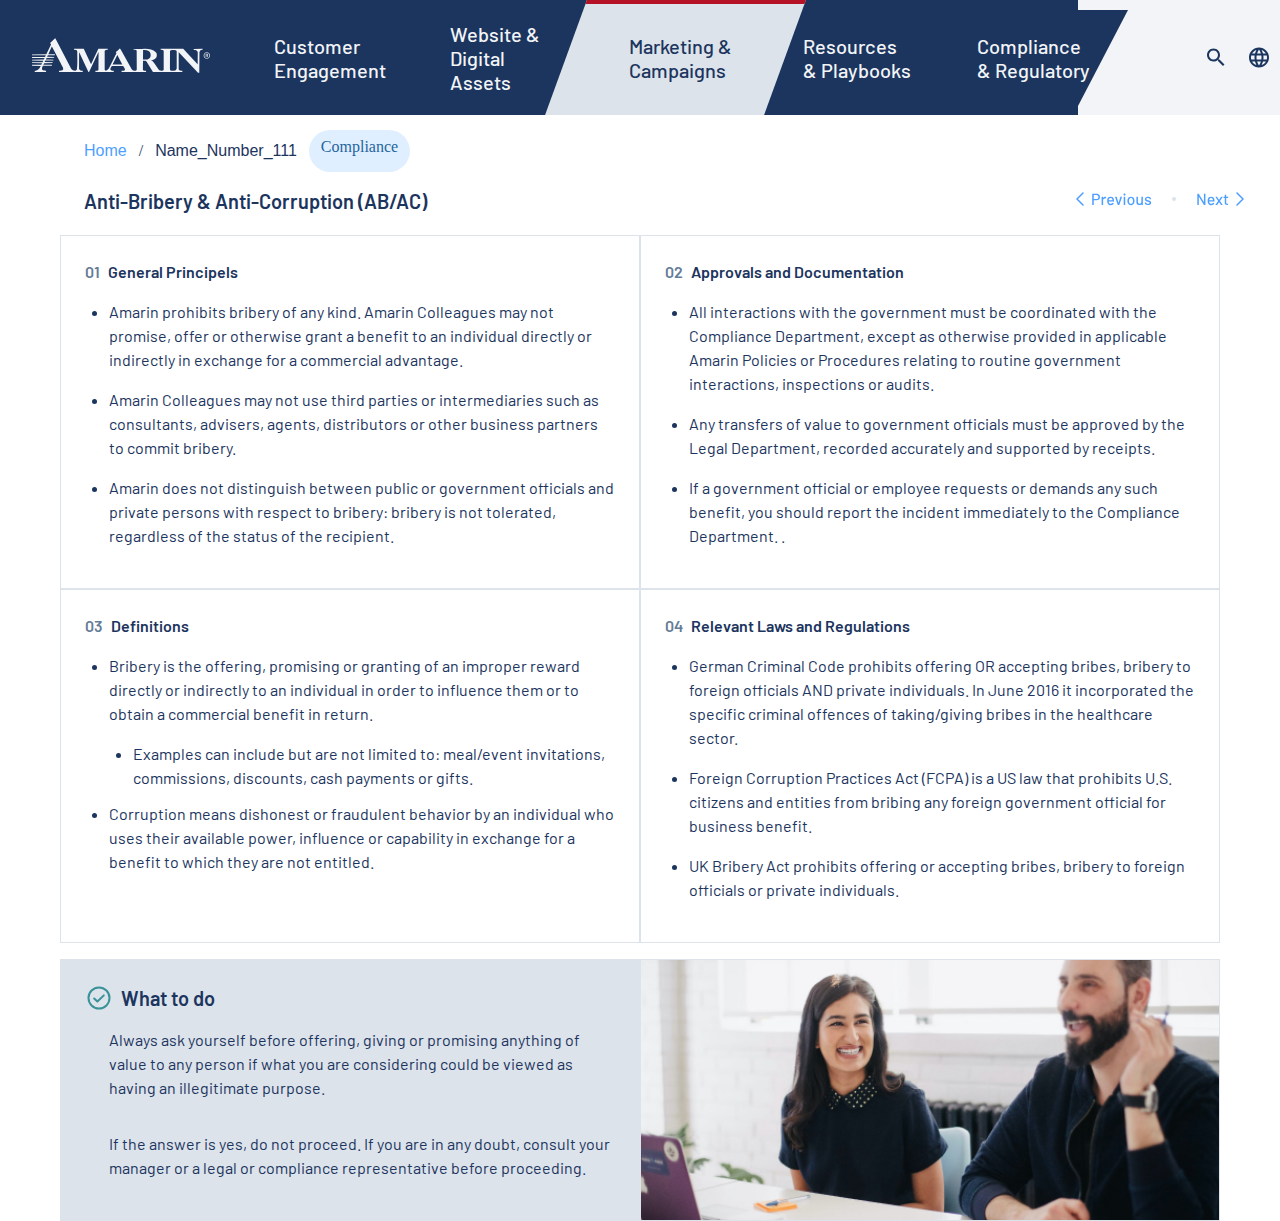
<file: Anti-Bribery.html>
<!DOCTYPE html>
<html lang="en">
<head>
    <meta charset="UTF-8">
    <meta http-equiv="X-UA-Compatible" content="IE=edge">
    <meta name="viewport" content="width=device-width, initial-scale=1.0">   
    <link rel="stylesheet" href="\css\style.css"> 
    <link rel="stylesheet" href="\css\fonts_style.css">
    <link rel="stylesheet" href="\css\styleofcodeofconduct.css">
    <link rel="stylesheet" href="\css\style main nav.css"> 
    <link rel="stylesheet" href="\css\style content_nav.css">
    <title>Anti-Bribery & Anti-Corruption (AB/AC)</title>
</head>
<body>
    <header>
        <nav class="nav bg_amarin_blue">
            <div class="box bg_transparent_horizons"></div>
            <ul class="frame_111">
                <li><a href="main.html" class="logo"><img src="image\logo.svg"></a></li>
                <li class="white_dove ul_li">Customer Engagement</li>
                <li class="white_dove ul_li">Website & Digital Assets</li>
                <li class="amarin_blue ul_li">Marketing & Campaigns</li>
                <li class="white_dove ul_li">Resources & Playbooks</li>
                <li class="white_dove ul_li">Compliance & Regulatory</li>
            </ul>
            </div>
            <div class="menu white_dove ul_li">
                <div class="menu_1 bg_red_moon"></div>
                <div class="block">
                <img src="image\search.svg" alt="">
                <img src="image\web.svg" alt="">
                <img src="image\line.svg" alt="">
                <img src="image\menu.svg" alt="">
                </div>
            </div>
        </nav>
    </header>
    <div class="content_nav">
        <div class="main_nav">
            <div class="nav_content">
                <div class="frame_49">
                        <p class="frame_49_text_1 bright_ocean">Home</p>
                        <p class="amarin_blue">/</p>
                        <p class="frame_49_text amarin_blue">Name_Number_111</p>
                        <p class="button_compliance">Compliance</p>
                    </div>
                    <div>
                        <p class="amarin_blue semi_bold_20">Anti-Bribery & Anti-Corruption (AB/AC)</p>
                    </div>
                </div>
                <div class="frame_93">
                    <p><a href="Code of Conduct and Ethical Responsibility.html"><img src="image\previous_1.svg"></a></p>
                    <p class="ellipse"><img src="image\ellipse.svg"></p>
                    <p><a href="data privacy.html"><img src="image\next_actual.svg"></a></p>
                </div>
        </div>
        <div class="conteiner">
            <div class="conteiner_part_1">
                <div class="conteiner_content">
                    <div class="conteiner_section">
                        <div class="conteiner_section_head"><p class="sea_stone semi_bold_16">01</p><p class="amarin_blue semi_bold_16">General Principels</p></div>
                        <ul>
                            <li class="regular_16 amarin_blue table_row_2_body_1">Amarin prohibits bribery of any kind. Amarin Colleagues may not promise, offer or 
                                otherwise grant a benefit to 
                                an individual directly or indirectly in exchange for a commercial advantage.</li>
                            <li class="regular_16 amarin_blue table_row_2_body_1">Amarin Colleagues may not use third parties or intermediaries such as consultants, advisers, 
                                agents, distributors or other business partners to commit bribery.</li>
                            <li class="regular_16 amarin_blue table_row_2_body_1">Amarin does not distinguish between public or government officials and private persons with respect to bribery: 
                                bribery is not tolerated, regardless of the status of the recipient. </li>
                        </ul>
                    </div>
                    <div class="conteiner_section">                    
                        <div class="conteiner_section_head"><p class="sea_stone semi_bold_16">02</p><p class="amarin_blue semi_bold_16">Approvals and Documentation </p></div>
                    <ul>
                        <li class="regular_16 amarin_blue table_row_2_body_1">All interactions with the government must be coordinated with the Compliance 
                            Department, except as otherwise provided in applicable Amarin Policies or Procedures relating to routine government 
                            interactions, inspections or audits. </li>
                        <li class="regular_16 amarin_blue table_row_2_body_1">Any transfers of value to government officials must be approved by the Legal Department,  recorded accurately and supported by receipts.</li>
                        <li class="regular_16 amarin_blue table_row_2_body_1">If a government official or employee requests or demands any such benefit, you should report the incident immediately to the Compliance Department. .</li>
                    </ul>
                </div>
                </div>
                <div class="conteiner_content">
                    <div class="conteiner_section">
                        <div class="conteiner_section_head"><p class="sea_stone semi_bold_16">03</p><p class="amarin_blue semi_bold_16">Definitions</p></div>
                    <ul>
                        <li class="regular_16 amarin_blue table_row_2_body_1">Bribery is the offering, promising or granting of an improper reward directly or indirectly to an individual in order to influence 
                            them or to obtain a commercial benefit in return.</li>
                        <li class="list_style_type regular_16 amarin_blue table_row_2_body_2">Examples can include but are not limited to: meal/event invitations, 
                            commissions, discounts, cash payments or gifts.</li>
                        <li class="regular_16 amarin_blue table_row_2_body_1">Corruption means dishonest or fraudulent behavior by an individual who uses their available power, influence or capability 
                            in exchange for a benefit to which they are not entitled.</li>
                    </ul>
                    </div>
                    <div class="conteiner_section">
                        <div class="conteiner_section_head"><p class="sea_stone semi_bold_16">04</p><p class="amarin_blue semi_bold_16">Relevant Laws and Regulations</p></div>
                    <ul>
                        <li class="regular_16 amarin_blue table_row_2_body_1">German Criminal Code prohibits offering OR accepting bribes, bribery to foreign officials AND private individuals. 
                            In June 2016 it incorporated the specific criminal 
                            offences of taking/giving bribes in the healthcare sector.</li>
                        <li class="regular_16 amarin_blue table_row_2_body_1">Foreign Corruption Practices Act (FCPA) is a US law that prohibits U.S. citizens and entities from bribing any foreign government 
                            official for business benefit.</li>
                        <li class="regular_16 amarin_blue table_row_2_body_1">UK Bribery Act prohibits offering or accepting bribes, bribery to foreign officials or private individuals.</li>
                    </ul>
                    </div>
                </div>
            </div>
            <div class="conteiner_content bg_transparent_horizons">
                <div class="conteiner_section">
                    <div class="conteiner_section_head"><img src="image\tic.svg"><p class="amarin_blue semi_bold_20">What to do</p></div>
                        <p class="regular_16 amarin_blue table_row_2_body_1">Always ask yourself before offering, giving or promising anything of value 
                            to any person if what you are 
                            considering could be viewed as having an illegitimate purpose.</p>
                        <p class="regular_16 amarin_blue table_row_2_body_1">If the answer is yes, do not proceed. If you are in any doubt, consult your manager or a 
                            legal or compliance representative before proceeding.</p>
                </div>
                <div class="conteiner_section img_section_2">                    

                </div>
            </div>            
</body>
</html>
</file>
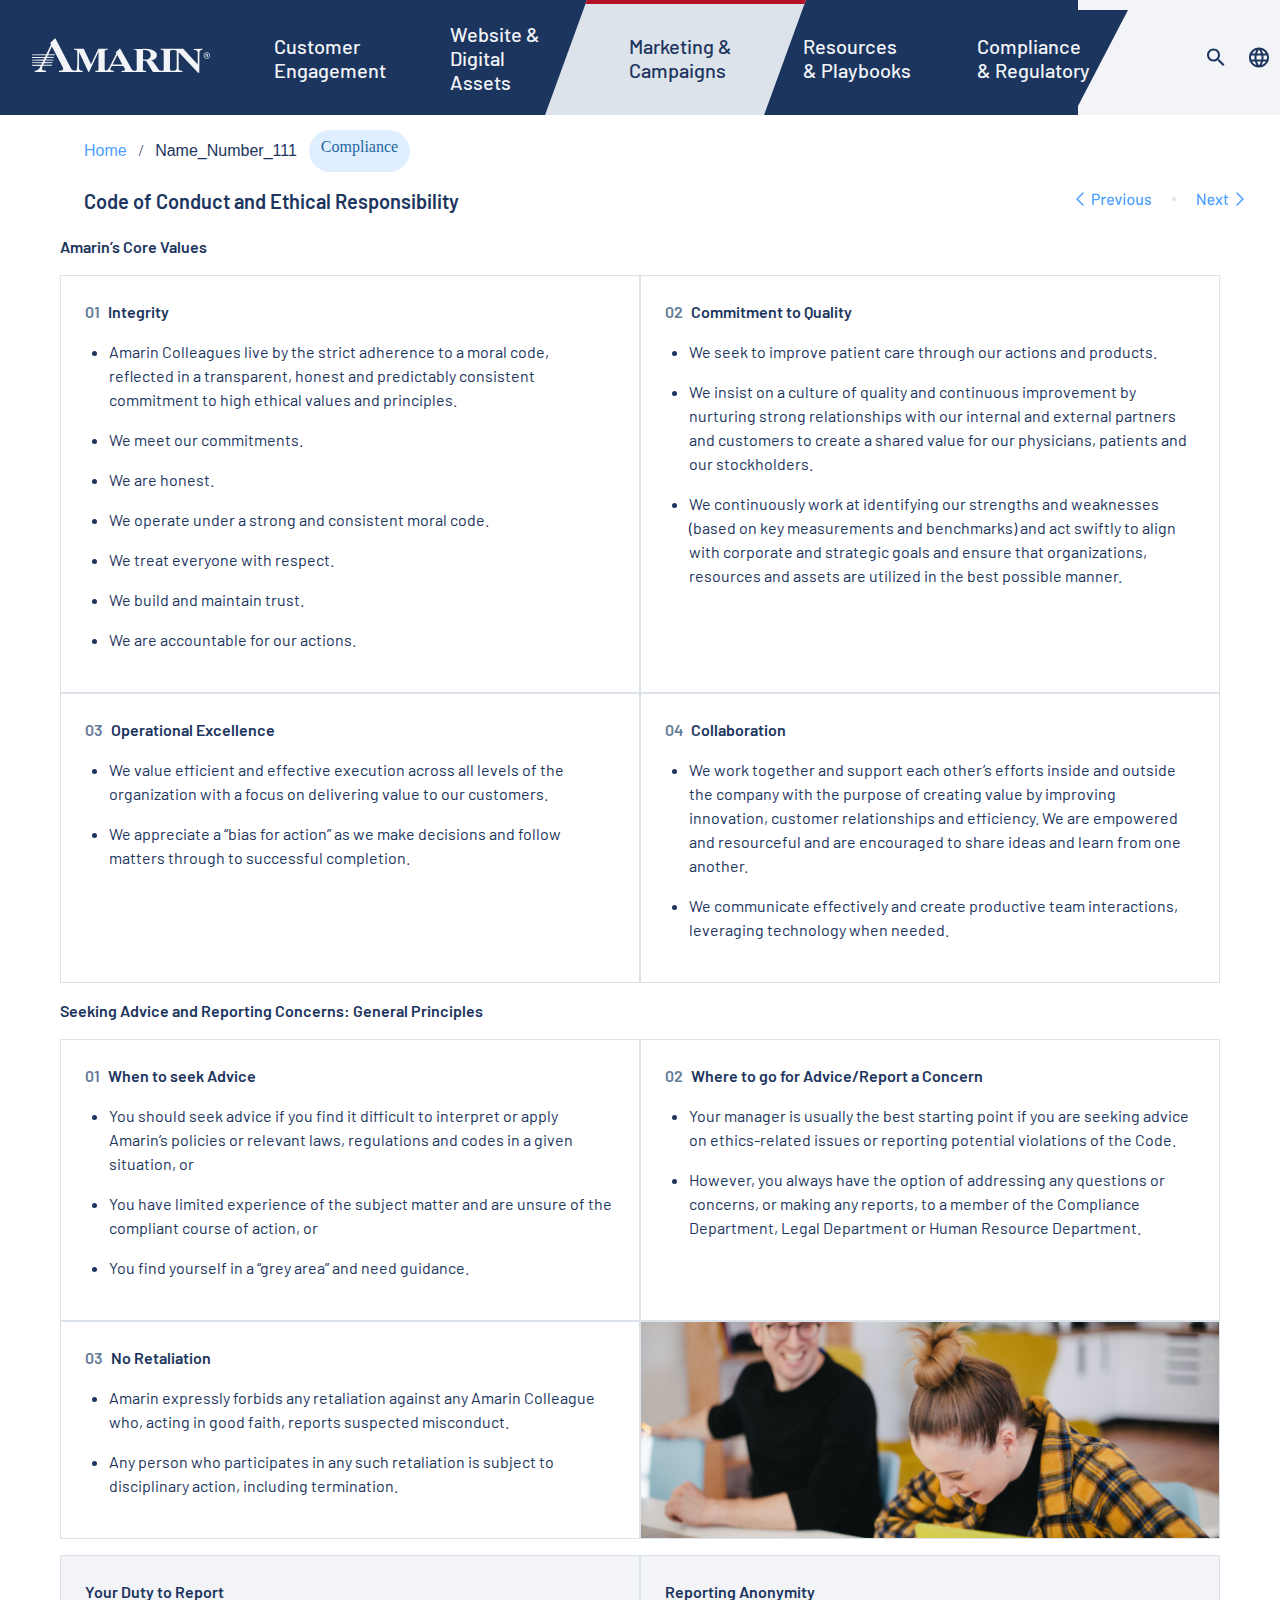
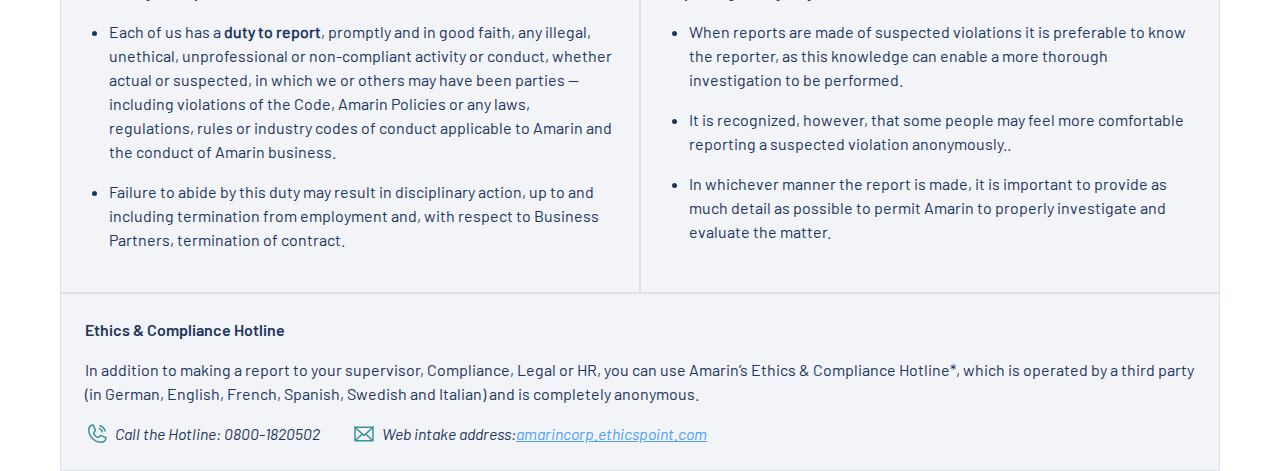
<file: Code of Conduct and Ethical Responsibility.html>
<!DOCTYPE html>
<html lang="en">
<head>
    <meta charset="UTF-8">
    <meta http-equiv="X-UA-Compatible" content="IE=edge">
    <meta name="viewport" content="width=device-width, initial-scale=1.0">   
    <link rel="stylesheet" href="\css\style.css"> 
    <link rel="stylesheet" href="\css\fonts_style.css">
    <link rel="stylesheet" href="\css\styleofcodeofconduct.css"> 
    <link rel="stylesheet" href="\css\style main nav.css"> 
    <link rel="stylesheet" href="\css\style content_nav.css">
    <title>Code of Conduct and Ethical Responsibility</title>
</head>
<body>
    <header>
        <nav class="nav bg_amarin_blue">
            <div class="box bg_transparent_horizons"></div>
            <ul class="frame_111">
                <li><a href="main.html" class="logo"><img src="image\logo.svg"></a></li>
                <li class="white_dove ul_li">Customer Engagement</li>
                <li class="white_dove ul_li">Website & Digital Assets</li>
                <li class="amarin_blue ul_li">Marketing & Campaigns</li>
                <li class="white_dove ul_li">Resources & Playbooks</li>
                <li class="white_dove ul_li">Compliance & Regulatory</li>
            </ul>
            </div>
            <div class="menu white_dove ul_li">
                <div class="menu_1 bg_red_moon"></div>
                <div class="block">
                <img src="image\search.svg" alt="">
                <img src="image\web.svg" alt="">
                <img src="image\line.svg" alt="">
                <img src="image\menu.svg" alt="">
                </div>
            </div>
        </nav>
    </header>
    <div class="content_nav">
        <div class="main_nav">
            <div class="nav_content">
                <div class="frame_49">
                        <p class="frame_49_text_1 bright_ocean">Home</p>
                        <p class="amarin_blue">/</p>
                        <p class="frame_49_text amarin_blue">Name_Number_111</p>
                        <p class="button_compliance">Compliance</p>
                    </div>
                    <div>
                        <p class="amarin_blue semi_bold_20">Code of Conduct and Ethical Responsibility</p>
                    </div>
                </div>
                <div class="frame_93">
                    <p><a href="rules of engagement.html"><img src="image\previous_1.svg"></a></p>
                    <p class="ellipse"><img src="image\ellipse.svg"></p>
                    <p><a href="Anti-Bribery.html"><img src="image\next_actual.svg"></a></p>
                </div>
        </div>
    <div class="conteiner">
        <p class="semi_bold_16 amarin_blue">Amarin’s Core Values</p>
        <div class="conteiner_part_1">
            <div class="conteiner_content">
                <div class="conteiner_section">
                    <div class="conteiner_section_head"><p class="sea_stone semi_bold_16">01</p><p class="amarin_blue semi_bold_16">Integrity</p></div>
                    <ul>
                        <li class="regular_16 amarin_blue table_row_2_body_1">Amarin Colleagues live by the strict adherence to a moral code,
                        reflected in a transparent, honest and predictably consistent commitment to high ethical values and principles.</li>
                        <li class="regular_16 amarin_blue table_row_2_body_1">We meet our commitments.</li>
                        <li class="regular_16 amarin_blue table_row_2_body_1">We are honest.</li>
                        <li class="regular_16 amarin_blue table_row_2_body_1">We operate under a strong and consistent moral code.</li>
                        <li class="regular_16 amarin_blue table_row_2_body_1">We treat everyone with respect.</li>
                        <li class="regular_16 amarin_blue table_row_2_body_1">We build and maintain trust.</li>
                        <li class="regular_16 amarin_blue table_row_2_body_1">We are accountable for our actions.</li>
                    </ul>
                </div>
                <div class="conteiner_section">                    
                    <div class="conteiner_section_head"><p class="sea_stone semi_bold_16">02</p><p class="amarin_blue semi_bold_16">Commitment to Quality</p></div>
                <ul>
                    <li class="regular_16 amarin_blue table_row_2_body_1">We seek to improve patient care through our actions and products.</li>
                    <li class="regular_16 amarin_blue table_row_2_body_1">We insist on a culture of quality and continuous improvement by nurturing strong relationships with our 
                        internal and external partners and customers to create a shared value for our physicians, patients and our stockholders.</li>
                    <li class="regular_16 amarin_blue table_row_2_body_1">We continuously work at identifying our strengths and weaknesses (based on key measurements and benchmarks) and act swiftly to align 
                        with corporate and strategic goals and ensure that organizations, resources and assets are utilized in the best possible manner.</li>
                </ul>
            </div>
            </div>
            <div class="conteiner_content">
                <div class="conteiner_section">
                    <div class="conteiner_section_head"><p class="sea_stone semi_bold_16">03</p><p class="amarin_blue semi_bold_16">Operational Excellence</p></div>
                <ul>
                    <li class="regular_16 amarin_blue table_row_2_body_1">We value efficient and effective execution across all levels of the organization with a focus on delivering value to our customers.</li>
                    <li class="regular_16 amarin_blue table_row_2_body_1">We appreciate a “bias for action” as we make decisions and follow matters through to successful completion.</li>
                </ul>
                </div>
                <div class="conteiner_section">
                    <div class="conteiner_section_head"><p class="sea_stone semi_bold_16">04</p><p class="amarin_blue semi_bold_16">Collaboration</p></div>
                <ul>
                    <li class="regular_16 amarin_blue table_row_2_body_1">We work together and support each other’s efforts inside and outside the company with the purpose of creating value by improving innovation, 
                        customer relationships and efficiency. We are empowered and resourceful and are encouraged to share ideas and learn from one another.</li>
                    <li class="regular_16 amarin_blue table_row_2_body_1">We communicate effectively and create productive team interactions, leveraging technology when needed.</li>
                </ul>
                </div>
            </div>
        </div>
        <p class="semi_bold_16 amarin_blue">Seeking Advice and Reporting Concerns: General Principles</p>
        <div class="conteiner_part_1">
            <div class="conteiner_content">
                <div class="conteiner_section">
                    <div class="conteiner_section_head"><p class="sea_stone semi_bold_16">01</p><p class="amarin_blue semi_bold_16">When to seek Advice</p></div>
                    <ul>
                        <li class="regular_16 amarin_blue table_row_2_body_1">You should seek advice if you find it difficult to interpret or apply Amarin’s policies or 
                            relevant laws, regulations and codes in a given situation, or</li>
                        <li class="regular_16 amarin_blue table_row_2_body_1">You have limited experience of the subject matter and are unsure of 
                            the compliant course of action, or</li>
                        <li class="regular_16 amarin_blue table_row_2_body_1">You find yourself in a “grey area” and need guidance.</li>
                    </ul>
                </div>
                <div class="conteiner_section">                    
                    <div class="conteiner_section_head"><p class="sea_stone semi_bold_16">02</p><p class="amarin_blue semi_bold_16">Where to go for Advice/Report a Concern</p></div>
                <ul>
                    <li class="regular_16 amarin_blue table_row_2_body_1">Your manager is usually the best starting point if you are seeking advice on ethics-related 
                        issues or reporting potential violations of the Code.</li>
                    <li class="regular_16 amarin_blue table_row_2_body_1">However, you always have the option of addressing any questions or concerns, or making any reports, 
                        to a member of the Compliance Department, Legal Department or Human Resource Department.</li>
                </ul>
            </div>
            </div>
            <div class="conteiner_content">
                <div class="conteiner_section">
                    <div class="conteiner_section_head"><p class="sea_stone semi_bold_16">03</p><p class="amarin_blue semi_bold_16">No Retaliation</p></div>
                <ul>
                    <li class="regular_16 amarin_blue table_row_2_body_1">Amarin expressly forbids any retaliation against any Amarin Colleague who, acting in good faith, reports suspected misconduct.</li>
                    <li class="regular_16 amarin_blue table_row_2_body_1">Any person who participates in any such retaliation is subject to disciplinary action, including termination.</li>
                </ul>
                </div>
                <div class="conteiner_section img_section">
                </div>
            </div>
        </div>
        <div class="conteiner_part_1 bg_white_dove">
            <div class="conteiner_content">
                <div class="conteiner_section">
                    <div class="conteiner_section_head"><p class="amarin_blue semi_bold_16">Your Duty to Report</p></div>
                    <ul>
                        <li class="regular_16 amarin_blue table_row_2_body_1">Each of us has a <strong>duty to report</strong>, promptly and in good faith, any illegal, unethical, unprofessional or non-compliant 
                            activity or conduct, whether actual or suspected, in which we or others may have been parties — including violations of the Code, 
                            Amarin Policies or any laws, regulations, rules or 
                            industry codes of conduct applicable to Amarin and the conduct of Amarin business.</li>
                        <li class="regular_16 amarin_blue table_row_2_body_1">Failure to abide by this duty may result in disciplinary action, up to and including 
                            termination from employment and, with respect to Business Partners, termination of contract.</li>
                    </ul>
                </div>
                <div class="conteiner_section">                    
                    <div class="conteiner_section_head"><p class="amarin_blue semi_bold_16">Reporting Anonymity</p></div>
                <ul>
                    <li class="regular_16 amarin_blue table_row_2_body_1">When reports are made of suspected violations it is preferable to know the reporter, as this 
                        knowledge can enable a more thorough investigation to be performed.</li>
                    <li class="regular_16 amarin_blue table_row_2_body_1">It is recognized, however, that some people may feel more 
                        comfortable reporting a suspected violation anonymously..</li>
                    <li class="regular_16 amarin_blue table_row_2_body_1">In whichever manner the report is made, it is important to provide as much detail as 
                        possible to permit Amarin to properly investigate and evaluate the matter.</li>
                </ul>
            </div>
            </div>
            <div class="conteiner_content">
                <div class="footer_conteiner_section">
                    <div class="conteiner_section_head"><p class="amarin_blue semi_bold_16">Ethics & Compliance Hotline</p></div>
                    <p class="regular_16 amarin_blue">In addition to making a report to your supervisor, Compliance, Legal or HR, you can use
                        Amarin’s Ethics & Compliance Hotline*, which is operated by a third party 
                        (in German, English, French, Spanish, Swedish and Italian) and is completely anonymous.</p>
                    <div class="feedback">
                        <div class="feedback_block">
                        <img src="image\phone.svg">
                        <p class="italic amarin_blue">Call the Hotline: 0800-1820502</p>
                        </div>
                        <div class="feedback_block">
                            <img src="image\mailfeedback.svg">
                            <p class="italic amarin_blue">Web intake address:<a href='amarincorp.ethicspoint.com' class="bright_ocean">amarincorp.ethicspoint.com</a></p>
                        </div>
                    </div>
                </div>
        </div>
    </div>
    </div>
</body>
</html>
</file>
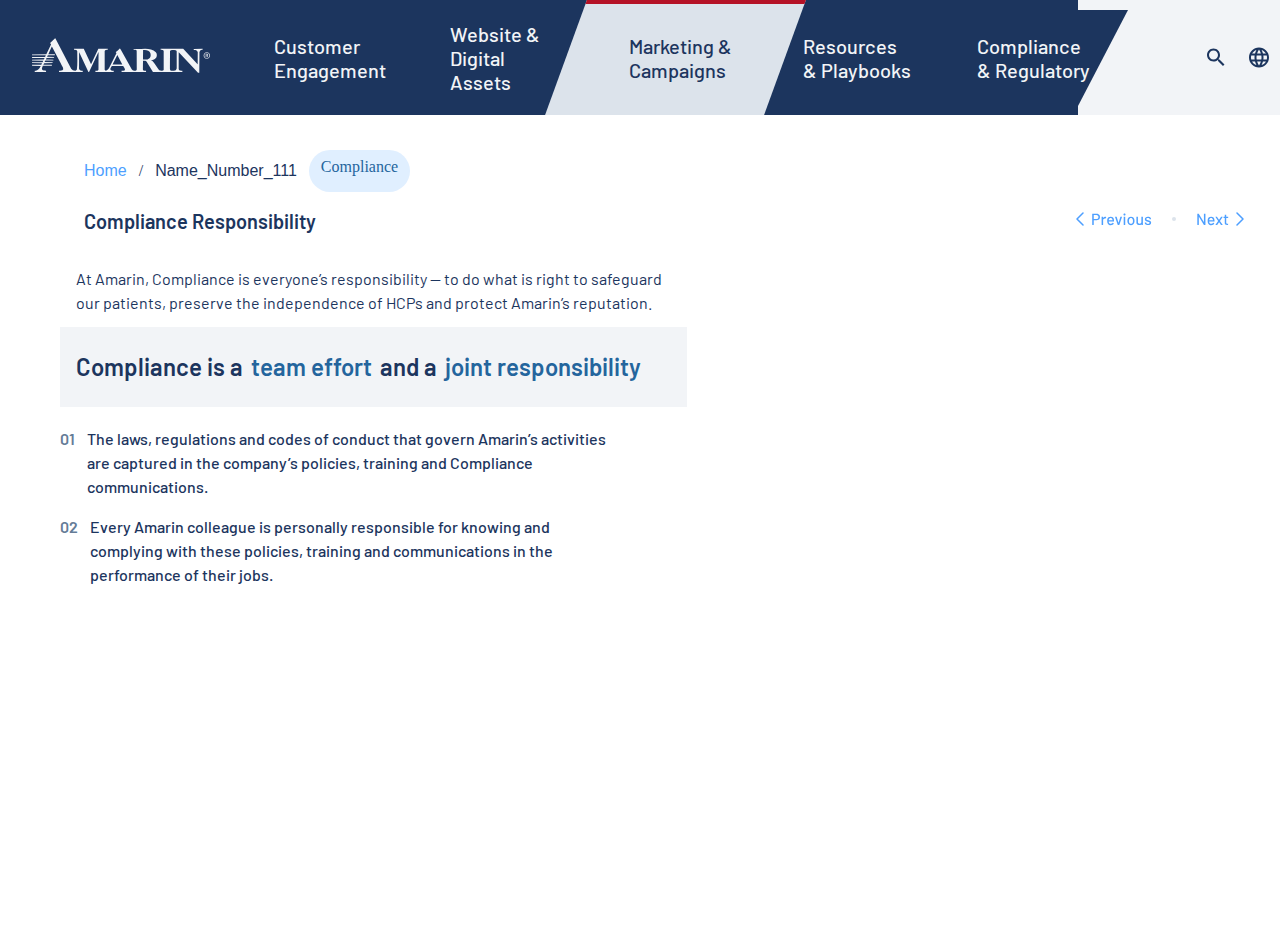
<file: compliance responsobility.html>
<!DOCTYPE html>
<html lang="en">
<head>
    <meta charset="UTF-8">
    <meta http-equiv="X-UA-Compatible" content="IE=edge">
    <meta name="viewport" content="width=device-width, initial-scale=1.0">
    <link rel="stylesheet" href="\css\style.css"> 
    <link rel="stylesheet" href="\css\fonts_style.css">
    <link rel="stylesheet" href="\css\style main nav.css">
    <link rel="stylesheet" href="\css\style content_nav.css">  
    <title>Compliance responsibility</title>
</head>
<body>
    <header>
        <nav class="nav bg_amarin_blue">
            <div class="box bg_transparent_horizons"></div>
            <ul class="frame_111">
                <li><a href="main.html" class="logo"><img src="image\logo.svg"></a></li>
                <li class="white_dove ul_li">Customer Engagement</li>
                <li class="white_dove ul_li">Website & Digital Assets</li>
                <li class="amarin_blue ul_li">Marketing & Campaigns</li>
                <li class="white_dove ul_li">Resources & Playbooks</li>
                <li class="white_dove ul_li">Compliance & Regulatory</li>
            </ul>
            </div>
            <div class="menu white_dove ul_li">
                <div class="menu_1 bg_red_moon"></div>
                <div class="block">
                <img src="image\search.svg" alt="">
                <img src="image\web.svg" alt="">
                <img src="image\line.svg" alt="">
                <img src="image\menu.svg" alt="">
                </div>
            </div>
        </nav>
    </header>
    <div class="content_nav">
    <div class="main_nav">
        <div class="nav_content">
            <div class="frame_49">
                    <p class="frame_49_text_1 bright_ocean">Home</p>
                    <p class="amarin_blue">/</p>
                    <p class="frame_49_text amarin_blue">Name_Number_111</p>
                    <p class="button_compliance">Compliance</p>
                </div>
                <div>
                    <p class="amarin_blue semi_bold_20">Compliance Responsibility</p>
                </div>
            </div>
            <div class="frame_93">
                <p><a href="main.html"><img src="image\previous_1.svg"></a></p>
                <p class="ellipse"><img src="image\ellipse.svg"></p>
                <p><a href="framework.html"><img src="image\next_actual.svg"></a></p>
            </div>
    </div>
    <div class="text_content_1">
        <div>
        <p class="amarin_blue regular_16 text_content_1_text">At Amarin, Compliance is everyone’s responsibility — to 
            do what is right to 
            safeguard our patients, preserve the independence of HCPs and protect Amarin’s reputation.</p>
        </div>
        <div class="bg_white_dove frame_33">
            <p class="amarin_blue semi_bold_24">Compliance is a</p>
            <p class="dark_ocean semi_bold_24">team effort</p>
            <p class="amarin_blue semi_bold_24">and a</p>
            <p class="dark_ocean semi_bold_24">joint responsibility</p>
        </div>
        </div>
        <div class="text_content_2">
            <div class="number">
                <p class="semi_bold_16 sea_stone">01</p>
            
            <p class="medium_16 amarin_blue">The laws, regulations and codes of conduct that govern
                Amarin’s activities are captured in the company’s policies, training and Compliance communications.</p>
            </div>
            <div class="number">
                <p class="semi_bold_16 sea_stone">02</p>
            
                <p class="medium_16 amarin_blue">Every Amarin colleague is personally 
            responsible for knowing and complying with these policies, training and communications in the performance of their jobs.</p>
            </div>
        </div>
    </div>
    
    </body>
</body>
</html>
</file>
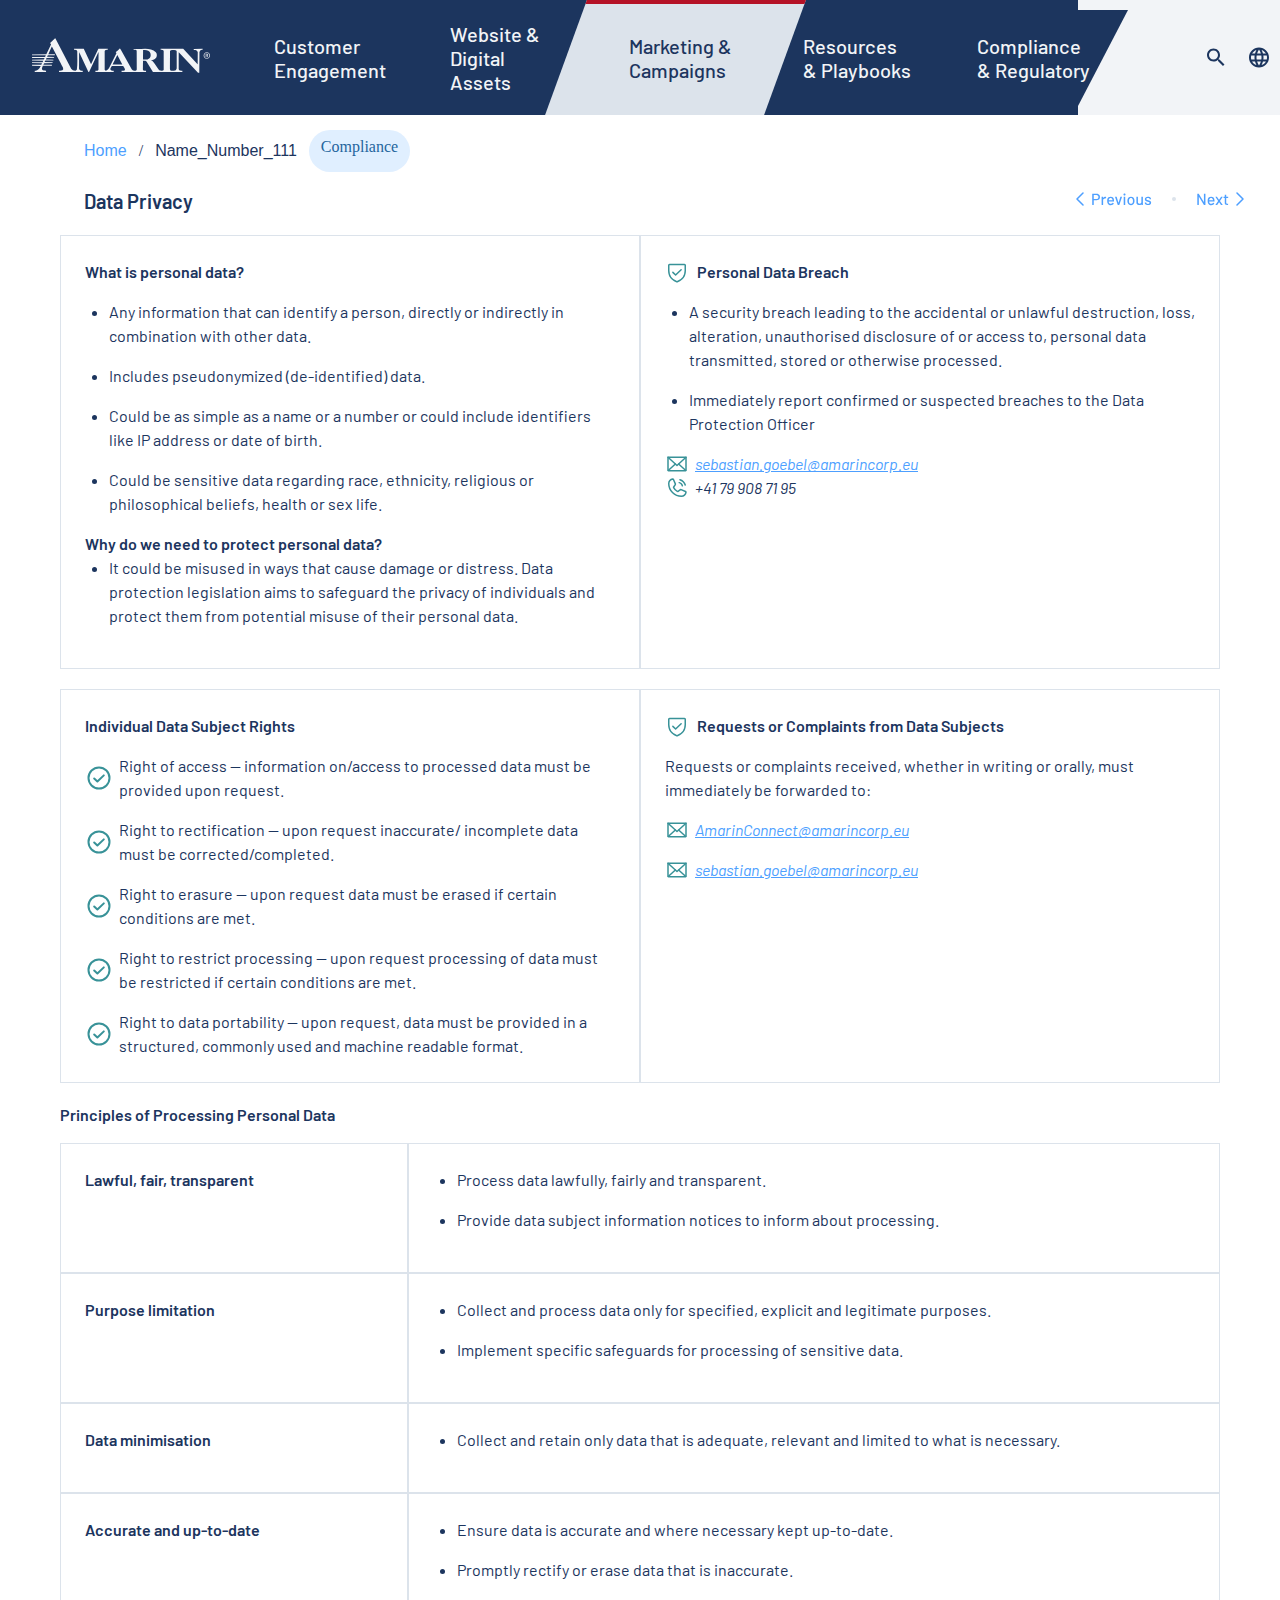
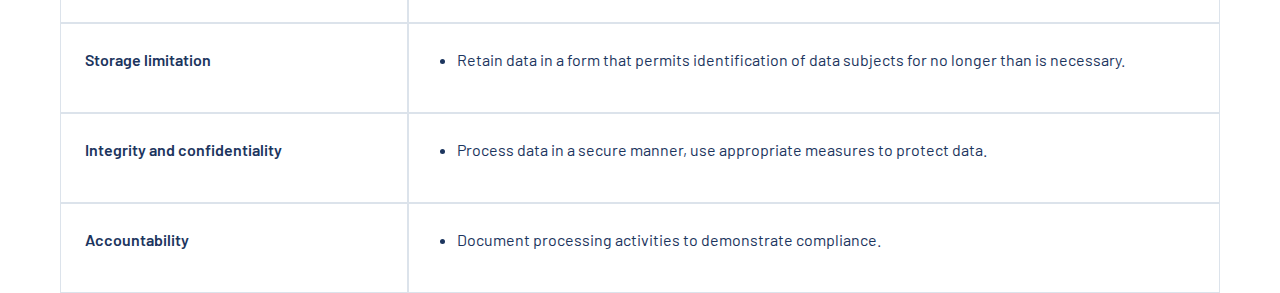
<file: data privacy.html>
<!DOCTYPE html>
<html lang="en">
<head>
    <meta charset="UTF-8">
    <meta http-equiv="X-UA-Compatible" content="IE=edge">
    <meta name="viewport" content="width=device-width, initial-scale=1.0">   
    <link rel="stylesheet" href="\css\style.css"> 
    <link rel="stylesheet" href="\css\fonts_style.css">
    <link rel="stylesheet" href="\css\styleofcodeofconduct.css">
    <link rel="stylesheet" href="\css\style main nav.css">
    <link rel="stylesheet" href="\css\style content_nav.css"> 
    <title>Data privacy</title>
</head>
<body>
    <header>
        <nav class="nav bg_amarin_blue">
            <div class="box bg_transparent_horizons"></div>
            <ul class="frame_111">
                <li><a href="main.html" class="logo"><img src="image\logo.svg"></a></li>
                <li class="white_dove ul_li">Customer Engagement</li>
                <li class="white_dove ul_li">Website & Digital Assets</li>
                <li class="amarin_blue ul_li">Marketing & Campaigns</li>
                <li class="white_dove ul_li">Resources & Playbooks</li>
                <li class="white_dove ul_li">Compliance & Regulatory</li>
            </ul>
            </div>
            <div class="menu white_dove ul_li">
                <div class="menu_1 bg_red_moon"></div>
                <div class="block">
                <img src="image\search.svg" alt="">
                <img src="image\web.svg" alt="">
                <img src="image\line.svg" alt="">
                <img src="image\menu.svg" alt="">
                </div>
            </div>
        </nav>
    </header>
    <div class="content_nav">
        <div class="main_nav">
            <div class="nav_content">
                <div class="frame_49">
                        <p class="frame_49_text_1 bright_ocean">Home</p>
                        <p class="amarin_blue">/</p>
                        <p class="frame_49_text amarin_blue">Name_Number_111</p>
                        <p class="button_compliance">Compliance</p>
                    </div>
                    <div>
                        <p class="amarin_blue semi_bold_20">Data Privacy</p>
                    </div>
                </div>
                <div class="frame_93">
                    <p><a href="Anti-Bribery.html"><img src="image\previous_1.svg"></a></p>
                    <p class="ellipse"><img src="image\ellipse.svg"></p>
                    <p><a href="Disclosure of Payments.html"><img src="image\next_actual.svg"></a></p>
                </div>
        </div>
        <div class="conteiner">
            <div class="conteiner_part_1">
                <div class="conteiner_content">
                    <div class="conteiner_section">
                        <div class="conteiner_section_head"><p class="amarin_blue semi_bold_16">What is personal data?</p></div>
                        <ul>
                            <li class="regular_16 amarin_blue table_row_2_body_1">Any information that can identify a person, directly or indirectly in 
                                combination with other data.</li>
                            <li class="regular_16 amarin_blue table_row_2_body_1">Includes pseudonymized (de-identified) data.</li>
                            <li class="regular_16 amarin_blue table_row_2_body_1">Could be as simple as a name or a number or 
                                could include identifiers like IP address or date of birth.</li>
                            <li class="regular_16 amarin_blue table_row_2_body_1">Could be sensitive data regarding race, ethnicity, religious or philosophical 
                                beliefs, health or sex life.</li>
                            <p class="amarin_blue semi_bold_16">Why do we need to protect personal data?</p>
                            <li class="regular_16 amarin_blue table_row_2_body_1">It could be misused in ways that cause damage or distress. Data protection 
                                legislation aims to safeguard the privacy of individuals and protect them 
                                from potential misuse of their personal data.</li>
                        </ul>
                    </div>
                    <div class="conteiner_section">                    
                        <div class="conteiner_section_head"><img src="image\stick.svg"><p class="amarin_blue semi_bold_16">Personal Data Breach</p></div>
                    <ul>
                        <li class="regular_16 amarin_blue table_row_2_body_1">A security breach leading to the accidental or unlawful destruction, loss, 
                            alteration, unauthorised disclosure of or 
                            access to, personal data transmitted, stored or otherwise processed.</li>
                        <li class="regular_16 amarin_blue table_row_2_body_1">Immediately report confirmed or suspected breaches to 
                            the Data Protection Officer</li>
                        <div class="feedback_block">
                            <img src="image\mailfeedback.svg">
                            <a href="sebastian.goebel@amarincorp.eu " class="bright_ocean italic">sebastian.goebel@amarincorp.eu </a>
                        </div>
                        <div class="feedback_block">
                            <img src="image\phone.svg">
                            <p class="italic amarin_blue">+41 79 908 71 95</p>
                        </div>
                    </ul>
                </div>
                </div>
            </div>
        </div>

        <div class="conteiner">
            <div class="conteiner_part_1">
                <div class="conteiner_content">
                    <div class="conteiner_section">
                        <div class="conteiner_section_head"><p class="amarin_blue semi_bold_16">Individual Data Subject Rights</p></div>
                            <div class="feedback_block">
                                <img src="image\tic.svg">
                                <p class="amarin_blue regular_16">Right of access — information on/access to processed data 
                                    must be provided upon request.</p>
                            </div>
                            <div class="feedback_block">
                                <img src="image\tic.svg">
                                <p class="amarin_blue regular_16">Right to rectification — upon request inaccurate/ 
                                    incomplete data must be corrected/completed.</p>
                            </div>
                            <div class="feedback_block">
                                <img src="image\tic.svg">
                                <p class="amarin_blue regular_16">Right to erasure — upon request data must  
                                    be erased if certain conditions are met.</p>
                            </div>
                            <div class="feedback_block">
                                <img src="image\tic.svg">
                                <p class="amarin_blue regular_16">Right to restrict processing — upon request processing of data must be 
                                    restricted if certain conditions are met.</p>
                            </div>
                            <div class="feedback_block">
                                <img src="image\tic.svg">
                                <p class="amarin_blue regular_16">Right to data portability — upon request, data must be provided in a structured, 
                                    commonly used and machine readable format.</p>
                            </div>
                    </div>
                    <div class="conteiner_section">                    
                        <div class="conteiner_section_head"><img src="image\stick.svg"><p class="amarin_blue semi_bold_16">Requests or Complaints from Data Subjects</p></div>
                        <p class="regular_16 amarin_blue">Requests or complaints received, whether in writing or orally, must immediately be forwarded to:</p>
                        <div class="feedback_block">
                            <img src="image\mailfeedback.svg">
                            <a href="AmarinConnect@amarincorp.eu" class="bright_ocean italic">AmarinConnect@amarincorp.eu</a>
                        </div>
                        <div class="feedback_block">
                            <img src="image\mailfeedback.svg">
                            <a href="sebastian.goebel@amarincorp.eu" class="bright_ocean italic">sebastian.goebel@amarincorp.eu</a>
                        </div>
                </div>
                </div>
            </div>
        </div>


        <div class="conteiner">
            <p class="semi_bold_16 amarin_blue">Principles of Processing Personal Data</p>
            <div class="conteiner_part_1">
                <div class="conteiner_content">
                    <div class="conteiner_section_class_1">
                        <div class="conteiner_section_head"><p class="amarin_blue semi_bold_16">Lawful, fair, transparent</p></div>
                    </div>
                    <div class="conteiner_section_class_2">                    
                    <ul>
                        <li class="regular_16 amarin_blue table_row_2_body_1">Process data lawfully, fairly and transparent.</li>
                        <li class="regular_16 amarin_blue table_row_2_body_1">Provide data subject information notices to inform about processing.</li>
                    </ul>
                </div>
                </div>
                <div class="conteiner_content">
                    <div class="conteiner_section_class_1">
                        <div class="conteiner_section_head"><p class="amarin_blue semi_bold_16">Purpose limitation</p></div>
                    </div>
                    <div class="conteiner_section_class_2">
                    <ul>
                        <li class="regular_16 amarin_blue table_row_2_body_1">Collect and process data only for specified, explicit and legitimate purposes.</li>
                        <li class="regular_16 amarin_blue table_row_2_body_1">Implement specific safeguards for processing of sensitive data.</li>
                    </ul>
                    </div>
                </div>
                <div class="conteiner_content">
                    <div class="conteiner_section_class_1">
                        <div class="conteiner_section_head"><p class="amarin_blue semi_bold_16">Data minimisation</p></div>
                    </div>
                    <div class="conteiner_section_class_2">                    
                    <ul>
                        <li class="regular_16 amarin_blue table_row_2_body_1">Collect and retain only data that is adequate, relevant and limited to what is 
                            necessary.</li>
                    </ul>
                </div>
                </div>
                <div class="conteiner_content">
                    <div class="conteiner_section_class_1">
                        <div class="conteiner_section_head"><p class="amarin_blue semi_bold_16">Accurate and up-to-date</p></div>
                    </div>
                    <div class="conteiner_section_class_2">
                    <ul>
                        <li class="regular_16 amarin_blue table_row_2_body_1">Ensure data is accurate and where necessary kept up-to-date.</li>
                        <li class="regular_16 amarin_blue table_row_2_body_1">Promptly rectify or erase data that is inaccurate.</li>
                    </ul>
                    </div>
                </div>
                <div class="conteiner_content">
                    <div class="conteiner_section_class_1">
                        <div class="conteiner_section_head"><p class="amarin_blue semi_bold_16">Storage limitation</p></div>
                    </div>
                    <div class="conteiner_section_class_2">                    
                    <ul>
                        <li class="regular_16 amarin_blue table_row_2_body_1">Retain data in a form that permits identification of data subjects for no longer than is necessary.</li>
                    </ul>
                </div>
                </div>
                <div class="conteiner_content">
                    <div class="conteiner_section_class_1">
                        <div class="conteiner_section_head"><p class="amarin_blue semi_bold_16">Integrity and confidentiality</p></div>
                    </div>
                    <div class="conteiner_section_class_2">
                    <ul>
                        <li class="regular_16 amarin_blue table_row_2_body_1">Process data in a secure manner, use appropriate measures to protect data.</li>
                    </ul>
                    </div>
                </div>
                <div class="conteiner_content">
                    <div class="conteiner_section_class_1">
                        <div class="conteiner_section_head"><p class="amarin_blue semi_bold_16">Accountability</p></div>
                    </div>
                    <div class="conteiner_section_class_2">
                    <ul>
                        <li class="regular_16 amarin_blue table_row_2_body_1">Document processing activities to demonstrate compliance.</li>
                    </ul>
                    </div>
                </div>
            </div>


</body>
</html>
</file>
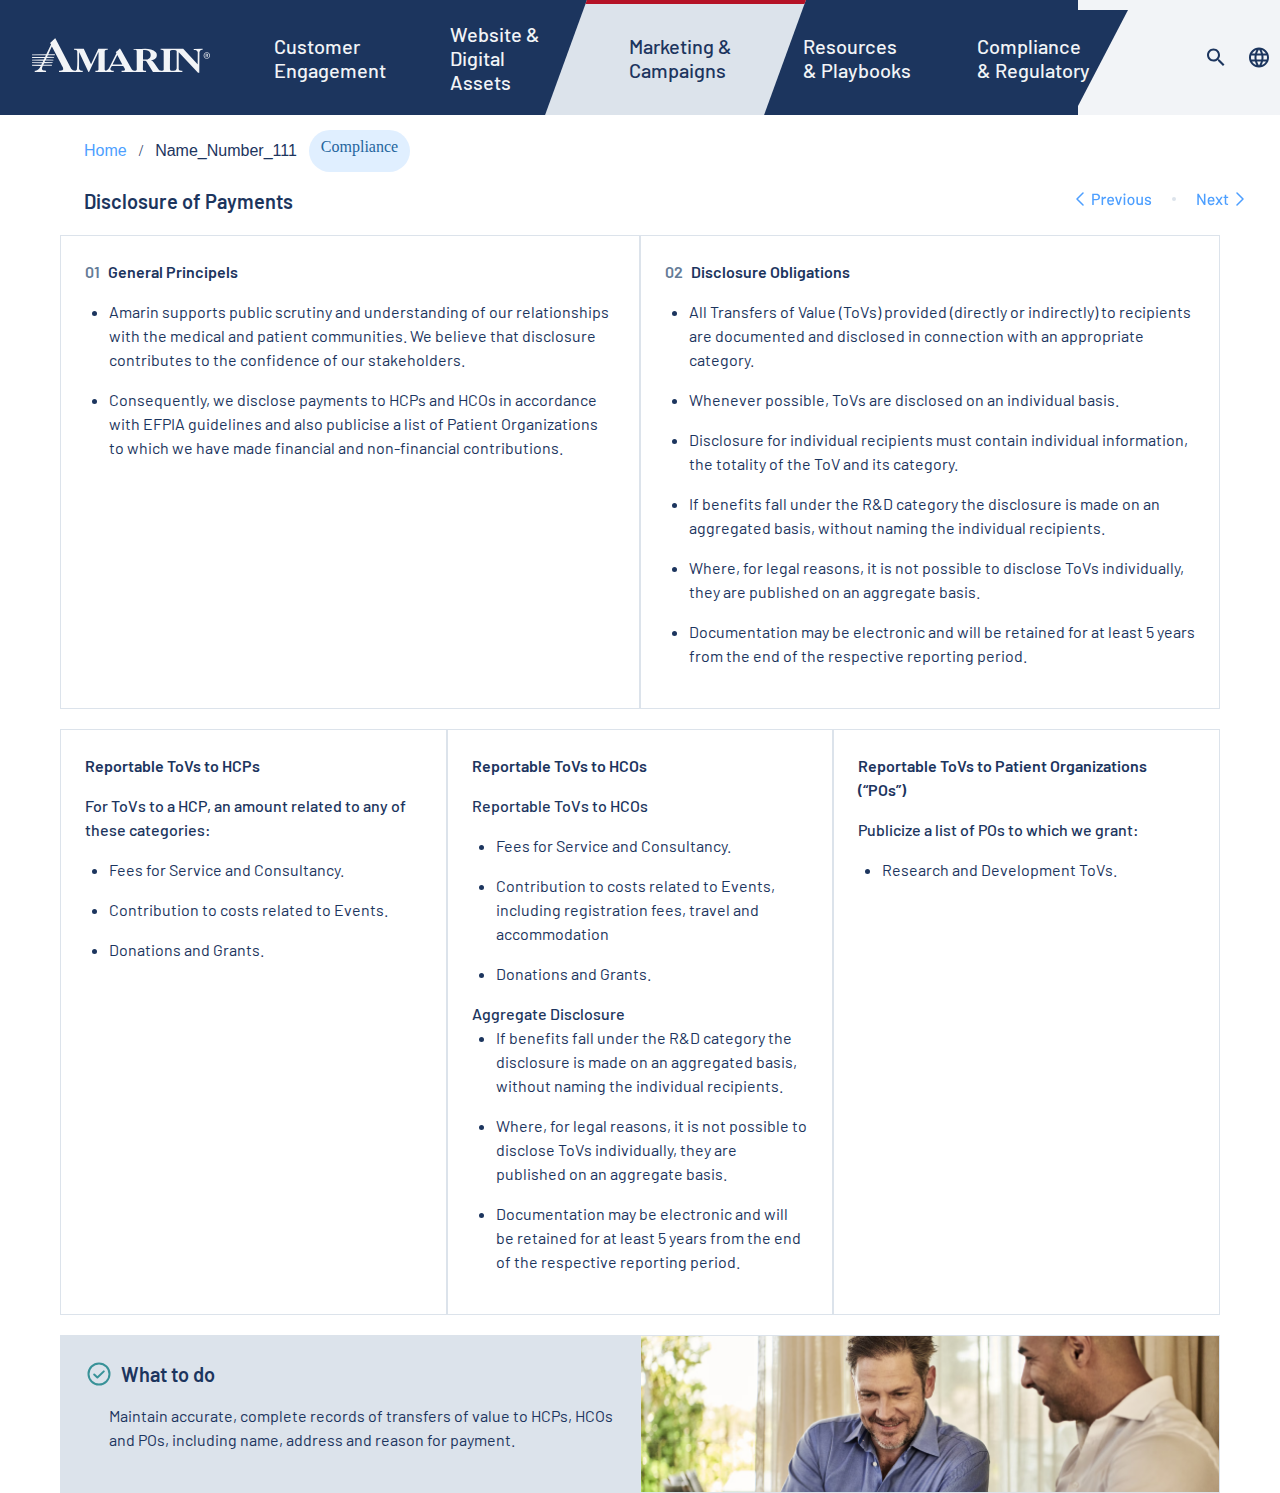
<file: Disclosure of Payments.html>
<!DOCTYPE html>
<html lang="en">
<head>
    <meta charset="UTF-8">
    <meta http-equiv="X-UA-Compatible" content="IE=edge">
    <meta name="viewport" content="width=device-width, initial-scale=1.0">   
    <link rel="stylesheet" href="\css\style.css"> 
    <link rel="stylesheet" href="\css\fonts_style.css">
    <link rel="stylesheet" href="\css\styleofcodeofconduct.css">
    <link rel="stylesheet" href="\css\style main nav.css">
    <link rel="stylesheet" href="\css\style content_nav.css"> 
    <title>Disclosure of Payments</title>
</head>
<body>
    <header>
        <nav class="nav bg_amarin_blue">
            <div class="box bg_transparent_horizons"></div>
            <ul class="frame_111">
                <li><a href="main.html" class="logo"><img src="image\logo.svg"></a></li>
                <li class="white_dove ul_li">Customer Engagement</li>
                <li class="white_dove ul_li">Website & Digital Assets</li>
                <li class="amarin_blue ul_li">Marketing & Campaigns</li>
                <li class="white_dove ul_li">Resources & Playbooks</li>
                <li class="white_dove ul_li">Compliance & Regulatory</li>
            </ul>
            </div>
            <div class="menu white_dove ul_li">
                <div class="menu_1 bg_red_moon"></div>
                <div class="block">
                <img src="image\search.svg" alt="">
                <img src="image\web.svg" alt="">
                <img src="image\line.svg" alt="">
                <img src="image\menu.svg" alt="">
                </div>
            </div>
        </nav>
    </header>
    <div class="content_nav">
        <div class="main_nav">
            <div class="nav_content">
                <div class="frame_49">
                        <p class="frame_49_text_1 bright_ocean">Home</p>
                        <p class="amarin_blue">/</p>
                        <p class="frame_49_text amarin_blue">Name_Number_111</p>
                        <p class="button_compliance">Compliance</p>
                    </div>
                    <div>
                        <p class="amarin_blue semi_bold_20">Disclosure of Payments</p>
                    </div>
                </div>
                <div class="frame_93">
                    <p><a href="data privacy.html"><img src="image\previous_1.svg"></a></p>
                    <p class="ellipse"><img src="image\ellipse.svg"></p>
                    <p><a href="Reportable Events.html"><img src="image\next_actual.svg"></a></p>
                </div>
        </div>
        <div class="conteiner">
            <div class="conteiner_part_1">
                <div class="conteiner_content">
                    <div class="conteiner_section">
                        <div class="conteiner_section_head"><p class="sea_stone semi_bold_16">01</p><p class="amarin_blue semi_bold_16">General Principels</p></div>
                        <ul>
                            <li class="regular_16 amarin_blue table_row_2_body_1">Amarin supports public scrutiny and understanding of our relationships with the medical and patient communities. 
                                We believe that disclosure contributes to the confidence of our stakeholders.</li>
                            <li class="regular_16 amarin_blue table_row_2_body_1">Consequently, we disclose payments to HCPs and HCOs in accordance with EFPIA guidelines and also publicise a list of Patient Organizations to which we have made 
                                financial and non-financial contributions.</li>

                        </ul>
                    </div>
                    <div class="conteiner_section">                    
                        <div class="conteiner_section_head"><p class="sea_stone semi_bold_16">02</p><p class="amarin_blue semi_bold_16">Disclosure Obligations</p></div>
                    <ul>
                        <li class="regular_16 amarin_blue table_row_2_body_1">All Transfers of Value (ToVs) provided (directly or indirectly) to recipients are documented 
                            and disclosed in connection with an appropriate category.</li>
                        <li class="regular_16 amarin_blue table_row_2_body_1">Whenever possible, ToVs are disclosed on an individual basis.</li>
                        <li class="regular_16 amarin_blue table_row_2_body_1">Disclosure for individual recipients must contain individual information, the totality of the ToV and its category.</li>
                        <li class="regular_16 amarin_blue table_row_2_body_1">If benefits fall under the R&D category the disclosure is made on an aggregated basis, 
                            without naming the individual recipients.</li>
                        <li class="regular_16 amarin_blue table_row_2_body_1">Where, for legal reasons, it is not possible to disclose ToVs individually, they are published 
                            on an aggregate basis.</li>
                        <li class="regular_16 amarin_blue table_row_2_body_1">Documentation may be electronic and will be retained for at least 5 years from the end of the respective reporting period.</li>
                    </ul>
                </div>
                </div>
            </div>
        </div>

        <div class="conteiner">
            <div class="conteiner_part_1">
                <div class="conteiner_content">
                    <div class="conteiner_section">
                        <div class="conteiner_section_head"><p class="amarin_blue semi_bold_16">Reportable ToVs to HCPs</p></div>
                        <p class="amarin_blue medium_16">For ToVs to a HCP, an amount related to any of these categories:</p>
                        <ul>
                            <li class="regular_16 amarin_blue table_row_2_body_1">Fees for Service and Consultancy.</li>
                            <li class="regular_16 amarin_blue table_row_2_body_1">Contribution to costs related to Events.</li>
                            <li class="regular_16 amarin_blue table_row_2_body_1">Donations and Grants.</li>
                        </ul>
                    </div>
                    <div class="conteiner_section">                    
                        <div class="conteiner_section_head"><p class="amarin_blue semi_bold_16">Reportable ToVs to HCOs</p></div>
                        <p class="amarin_blue medium_16">Reportable ToVs to HCOs</p>
                    <ul>
                        <li class="regular_16 amarin_blue table_row_2_body_1">Fees for Service and Consultancy.</li>
                        <li class="regular_16 amarin_blue table_row_2_body_1">Contribution to costs related to Events, including registration fees, travel and accommodation</li>
                        <li class="regular_16 amarin_blue table_row_2_body_1">Donations and Grants.</li>
                        <p class="amarin_blue medium_16">Aggregate Disclosure</p>
                        <li class="regular_16 amarin_blue table_row_2_body_1">If benefits fall under the R&D category the disclosure is made on an aggregated basis, 
                            without naming the individual recipients.</li>
                        <li class="regular_16 amarin_blue table_row_2_body_1">Where, for legal reasons, it is not possible to disclose ToVs individually, they are published 
                            on an aggregate basis.</li>
                        <li class="regular_16 amarin_blue table_row_2_body_1">Documentation may be electronic and will be retained for at least 5 years from the end of the respective reporting period.</li>
                    </ul>
                </div>
                <div class="conteiner_section">
                    <div class="conteiner_section_head"><p class="amarin_blue semi_bold_16">Reportable ToVs to Patient Organizations (“POs”)</p></div>
                    <p class="amarin_blue medium_16">Publicize a list of POs to which we grant:</p>
                    <ul>
                        <li class="regular_16 amarin_blue table_row_2_body_1">Research and Development ToVs.</li>
                    </ul> 
                </div>
                </div>
            </div>
        </div>

        <div class="conteiner">
            <div class="conteiner_content bg_transparent_horizons">
                <div class="conteiner_section">
                    <div class="conteiner_section_head"><img src="image\tic.svg"><p class="amarin_blue semi_bold_20">What to do</p></div>
                        <p class="regular_16 amarin_blue table_row_2_body_1">Maintain accurate, complete records of transfers of value to HCPs, HCOs and POs, including name, address and reason for payment.</p>
                </div>
                <div class="conteiner_section img_section_3">                    

                </div>
        </div>

</body>
</html>
</file>
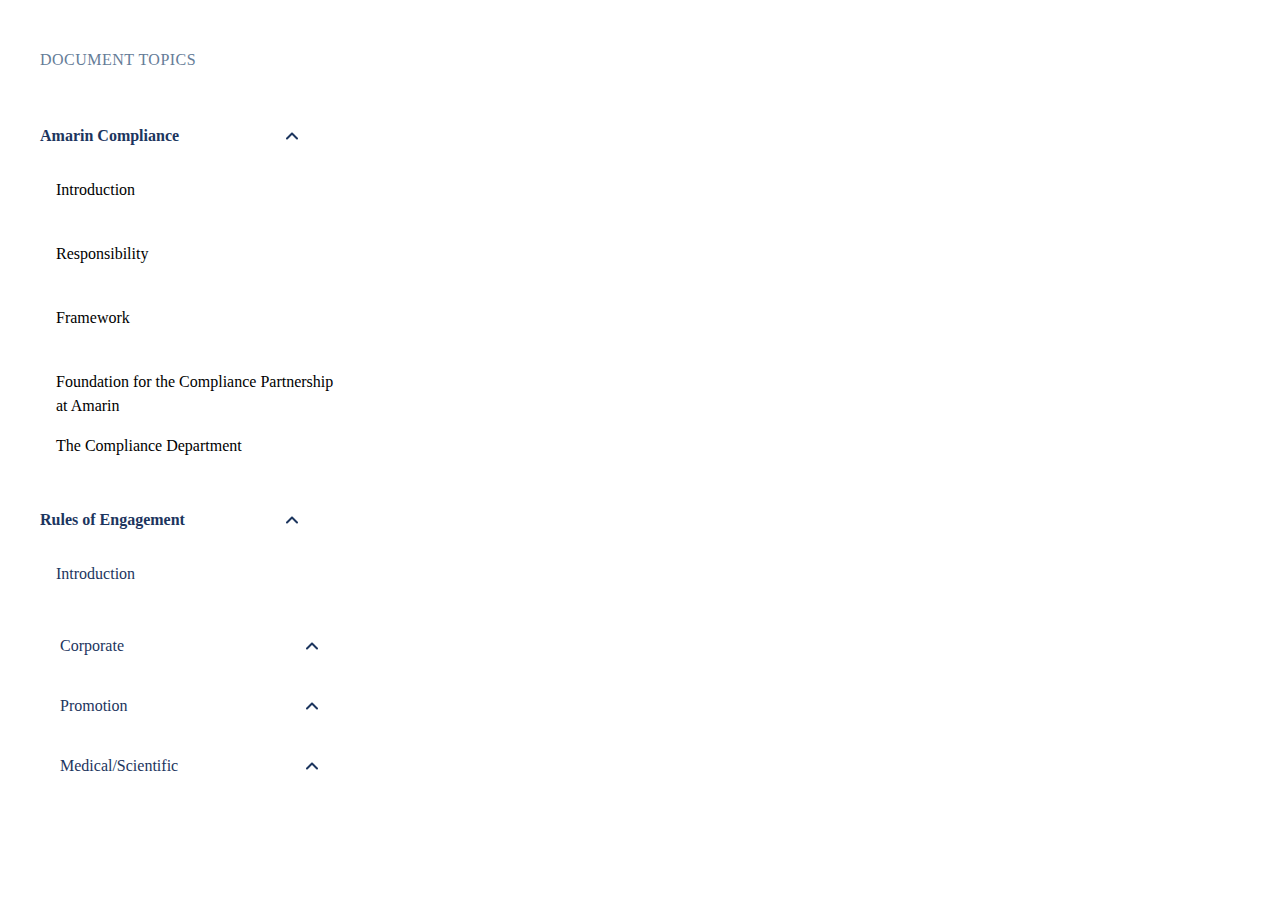
<file: document_topics.html>
<!DOCTYPE html>
<html lang="en">
<head>
    <meta charset="UTF-8">
    <meta http-equiv="X-UA-Compatible" content="IE=edge">
    <meta name="viewport" content="width=device-width, initial-scale=1.0">
    <link rel="stylesheet" href="\css\style.css"> 
    <link rel="stylesheet" href="\css\fonts_style.css">  
    <title>Document</title>
</head>
<body> 
    <section class="section">
        <h1 id="topic" class="sea_stone">Document Topics</h1>
            
            <div class="text_section"><p class="">Amarin Compliance</p><img src="image\arrow.svg" id="but_arr"></div>
            
            <p class="tab">Introduction</p>
            <p class="tab">Responsibility</p>
            <p class="tab">Framework</p>
            <p class="tab">Foundation for the Compliance Partnership at Amarin</p>
            <p class="tab">The Compliance Department</p>
            
            
            <div class="text_section"><p class="">Rules of Engagement</p><img src="image\arrow.svg" id="but_arr"></div> 
            <div class="tabs">    
                <p class="tab amarin_blue">Introduction</p>
                <p class="tab_2 amarin_blue">Corporate<img src="image\arrow.svg" id="but_arr"></p>
                <p class="tab_2 amarin_blue">Promotion<img src="image\arrow.svg" id="but_arr"></p>
                <p class="tab_2 amarin_blue">Medical/Scientific<img src="image\arrow.svg" id="but_arr"></p>       
            </div>
            </div>

    </section>
</body>
</html>
</file>
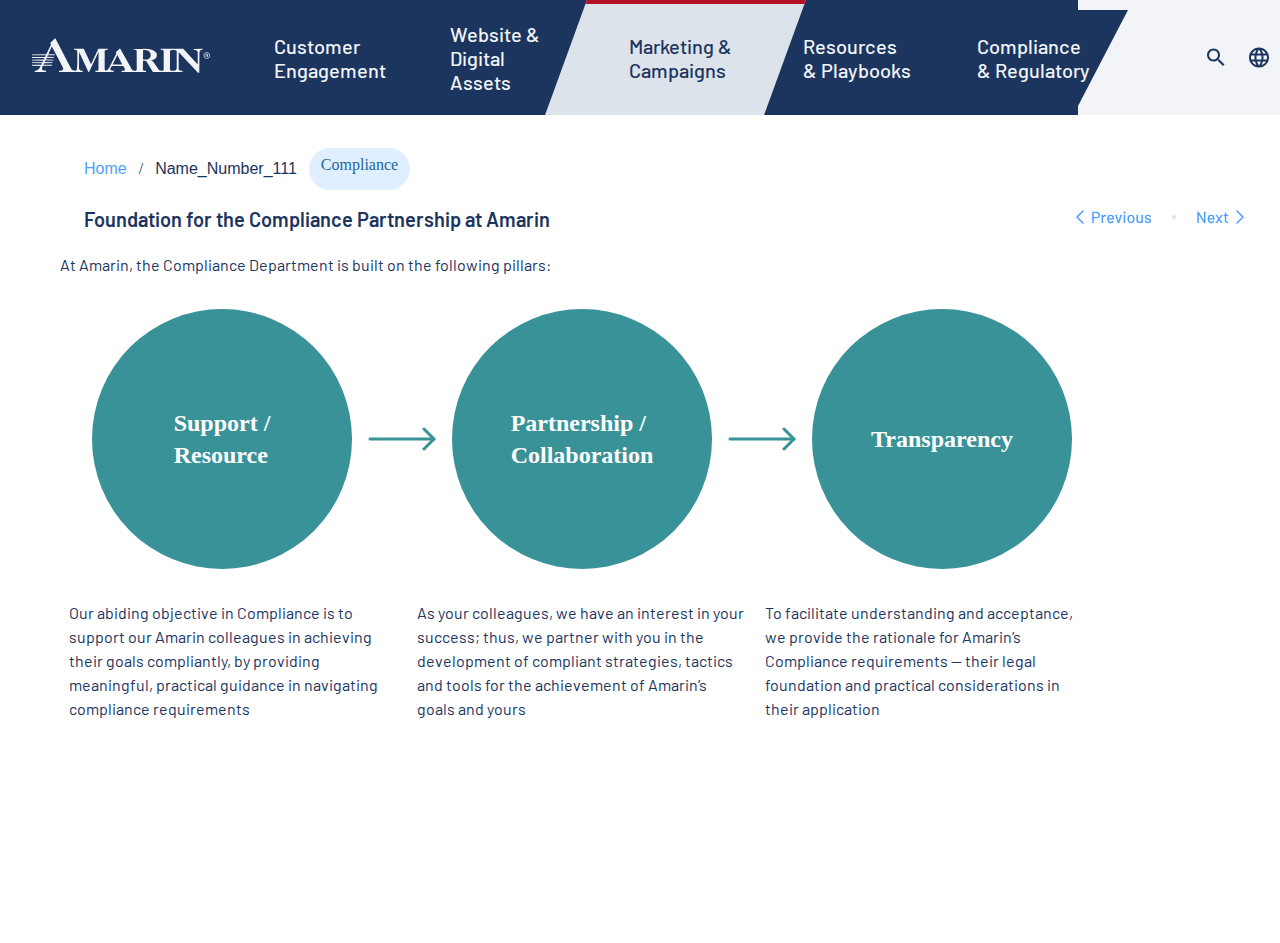
<file: Foundation for the Compliance Partnership at Amarin.html>
<!DOCTYPE html>
<html lang="en">
<head>
    <meta charset="UTF-8">
    <meta http-equiv="X-UA-Compatible" content="IE=edge">
    <meta name="viewport" content="width=device-width, initial-scale=1.0">
    <link rel="stylesheet" href="\css\style.css"> 
    <link rel="stylesheet" href="\css\fonts_style.css">
    <link rel="stylesheet" href="\css\style main nav.css">
    <link rel="stylesheet" href="\css\style content_nav.css"> 
    <title>Foundation for the Compliance Partnership at Amarin</title>
</head>
<body>
    <header>
        <nav class="nav bg_amarin_blue">
            <div class="box bg_transparent_horizons"></div>
            <ul class="frame_111">
                <li><a href="main.html" class="logo"><img src="image\logo.svg"></a></li>
                <li class="white_dove ul_li">Customer Engagement</li>
                <li class="white_dove ul_li">Website & Digital Assets</li>
                <li class="amarin_blue ul_li">Marketing & Campaigns</li>
                <li class="white_dove ul_li">Resources & Playbooks</li>
                <li class="white_dove ul_li">Compliance & Regulatory</li>
            </ul>
            </div>
            <div class="menu white_dove ul_li">
                <div class="menu_1 bg_red_moon"></div>
                <div class="block">
                <img src="image\search.svg" alt="">
                <img src="image\web.svg" alt="">
                <img src="image\line.svg" alt="">
                <img src="image\menu.svg" alt="">
                </div>
            </div>
        </nav>
    </header>
    <div class="content_nav">
    <div class="main_nav">
        <div class="nav_content">
            <div class="frame_49">
                    <p class="frame_49_text_1 bright_ocean">Home</p>
                    <p class="amarin_blue">/</p>
                    <p class="frame_49_text amarin_blue">Name_Number_111</p>
                    <p class="button_compliance">Compliance</p>
                </div>
                <div>
                    <p class="amarin_blue semi_bold_20">Foundation for the Compliance Partnership at Amarin</p>
                </div>
            </div>
            <div class="frame_93">
                <p><a href="framework.html"><img src="image\previous_1.svg"></a></p>
                <p class="ellipse"><img src="image\ellipse.svg"></p>
                <p><a href="the_compliance_department.html"><img src="image\next_actual.svg"></a></p>
            </div>
    </div>
    <div class="content">
        <p class="regular_16 amarin_blue">At Amarin, the Compliance Department is built on the following pillars:</p>
        <div>
            <div class="circles">
                <div class="circle_1">Support /</br> Resource</div>
                <img src="image\arrowforFC.svg">
                <div class="circle_1">Partnership /</br> Collaboration</div>
                <img src="image\arrowforFC.svg">
                <div class="circle_1">Transparency</div>
            </div>
            <div class="circle_text">
                <p class="regular_16 amarin_blue circle_text_size">Our abiding objective in Compliance is to support our Amarin colleagues in achieving their goals 
                    compliantly, by providing meaningful, practical guidance in navigating compliance requirements</p>
                <p class="regular_16 amarin_blue circle_text_size">As your colleagues, we have an interest in your success; thus, we partner 
                    with you in the development of compliant strategies, tactics and tools for the achievement of Amarin’s goals and yours</p>
                <p class="regular_16 amarin_blue circle_text_size">To facilitate understanding and acceptance, we provide the rationale for Amarin’s 
                    Compliance requirements — their legal foundation and practical considerations in their application</p>
                </div>
        </div>
    </div>
</body>
</html>
</file>
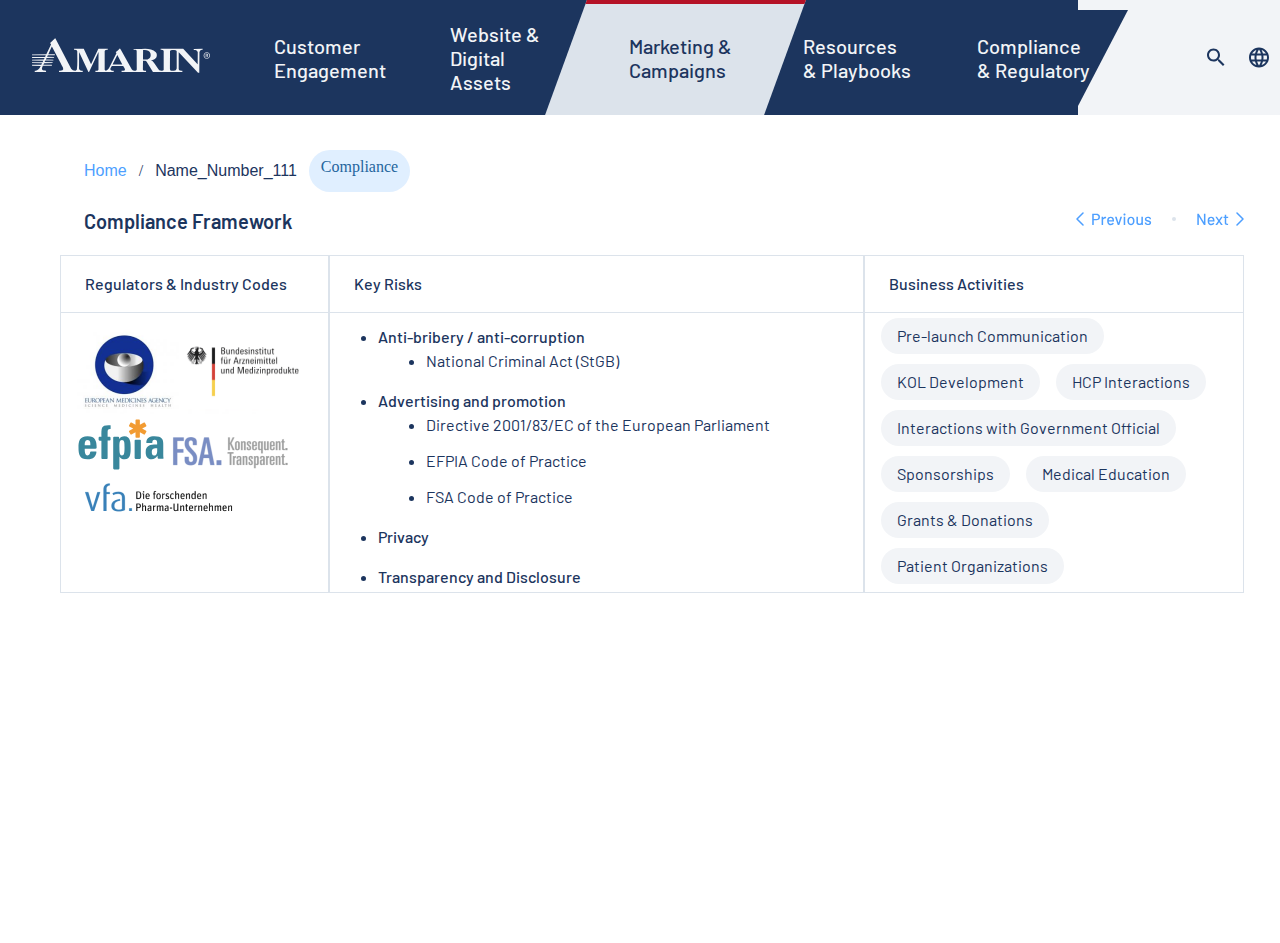
<file: framework.html>
<!DOCTYPE html>
<html lang="en">
<head>
    <meta charset="UTF-8">
    <meta http-equiv="X-UA-Compatible" content="IE=edge">
    <meta name="viewport" content="width=device-width, initial-scale=1.0">
    <link rel="stylesheet" href="\css\style.css"> 
    <link rel="stylesheet" href="\css\fonts_style.css">
    <link rel="stylesheet" href="\css\style main nav.css">
    <link rel="stylesheet" href="\css\style content_nav.css">  
    <title>Framework</title>
</head>
<body>
    <header>
        <nav class="nav bg_amarin_blue">
            <div class="box bg_transparent_horizons"></div>
            <ul class="frame_111">
                <li><a href="main.html" class="logo"><img src="image\logo.svg"></a></li>
                <li class="white_dove ul_li">Customer Engagement</li>
                <li class="white_dove ul_li">Website & Digital Assets</li>
                <li class="amarin_blue ul_li">Marketing & Campaigns</li>
                <li class="white_dove ul_li">Resources & Playbooks</li>
                <li class="white_dove ul_li">Compliance & Regulatory</li>
            </ul>
            </div>
            <div class="menu white_dove ul_li">
                <div class="menu_1 bg_red_moon"></div>
                <div class="block">
                <img src="image\search.svg" alt="">
                <img src="image\web.svg" alt="">
                <img src="image\line.svg" alt="">
                <img src="image\menu.svg" alt="">
                </div>
            </div>
        </nav>
    </header>
    <div class="content_nav">
    <div class="main_nav">
        <div class="nav_content">
            <div class="frame_49">
                    <p class="frame_49_text_1 bright_ocean">Home</p>
                    <p class="amarin_blue">/</p>
                    <p class="frame_49_text amarin_blue">Name_Number_111</p>
                    <p class="button_compliance">Compliance</p>
                </div>
                <div>
                    <p class="amarin_blue semi_bold_20">Compliance Framework</p>
                </div>
            </div>
            <div class="frame_93">
                <p><a href="compliance responsobility.html"><img src="image\previous_1.svg"></a></p>
                <p class="ellipse"><img src="image\ellipse.svg"></p>
                <p><a href="Foundation for the Compliance Partnership at Amarin.html"><img src="image\next_actual.svg"></a></p>
            </div>
    </div>
        <div class="table">
            <div class="table_row_1">
                <div class="amarin_blue medium_16 table_row_1_head">Regulators & Industry Codes</div>
                    <div class="table_row_1_body">
                        <p><img src="image\ema.png" alt="" width="102px" height="85px"><img src="image\bfaum.png" alt="" width="125px" height="80px"></p>
                        <p><img src="image\European_Federation_of_Pharmaceutical_Industries_and_Associations_logo.svg" alt="" width="88px" height="53px">
                        <img src="image\fsa.png" alt="" width="125px" height="44px"></p>
                        <p><img src="image\vfa dfpu.png" alt="" width="158px" height="43px"></p>
                    </div>
            </div>
            <div class="table_row_2">
                <div class="table_row_2_head amarin_blue medium_16">Key Risks</div>
                <div class="table_row_2_body">
                    <ul>
                        <li class="medium_16 amarin_blue table_row_2_body_1">Anti-bribery / anti-corruption
                            <ul>
                            <li class="list_style_type regular_16 amarin_blue table_row_2_body_2">National Criminal Act (StGB)</li>
                            </ul>
                        </li>
                        <li class="medium_16 amarin_blue table_row_2_body_1">Advertising and promotion
                        <ul>
                        <li class="list_style_type regular_16 amarin_blue table_row_2_body_2">Directive 2001/83/EC of the European Parliament</li>
                        <li class="list_style_type regular_16 amarin_blue table_row_2_body_2">EFPIA Code of Practice</li>
                        <li class="list_style_type regular_16 amarin_blue table_row_2_body_2">FSA Code of Practice</li>
                        </ul>
                        </li>
                        <li class="medium_16 amarin_blue table_row_2_body_1">Privacy</li>
                        <li class="medium_16 amarin_blue table_row_2_body_1">Transparency and Disclosure</li>
                    </ul>
                </div>
            </div>
            <div class="table_row_3">
                <div class="table_row_3_head amarin_blue medium_16 ">Business Activities</div>
                <div class="table_row_3_body">
                    <div class="framework_button regular_16 amarin_blue">Pre-launch Communication</div>
                    <div class="table_row_3_body_1"><div class="framework_button regular_16 amarin_blue">KOL Development</div>
                        <p class="framework_button regular_16 amarin_blue">HCP Interactions</p></div>
                    <div class="framework_button regular_16 amarin_blue">Interactions with Government Official</div>
                    <div class="table_row_3_body_1"><div class="framework_button regular_16 amarin_blue">Sponsorships</div><p class="framework_button regular_16 amarin_blue">Medical Education</p></div>
                    <div class="framework_button regular_16 amarin_blue">Grants & Donations</div>
                    <div class="framework_button regular_16 amarin_blue">Patient Organizations</div>
                </div>    
            </div>
            </div>
            

            
        </div>
    </div>
</body>
</html>
</file>
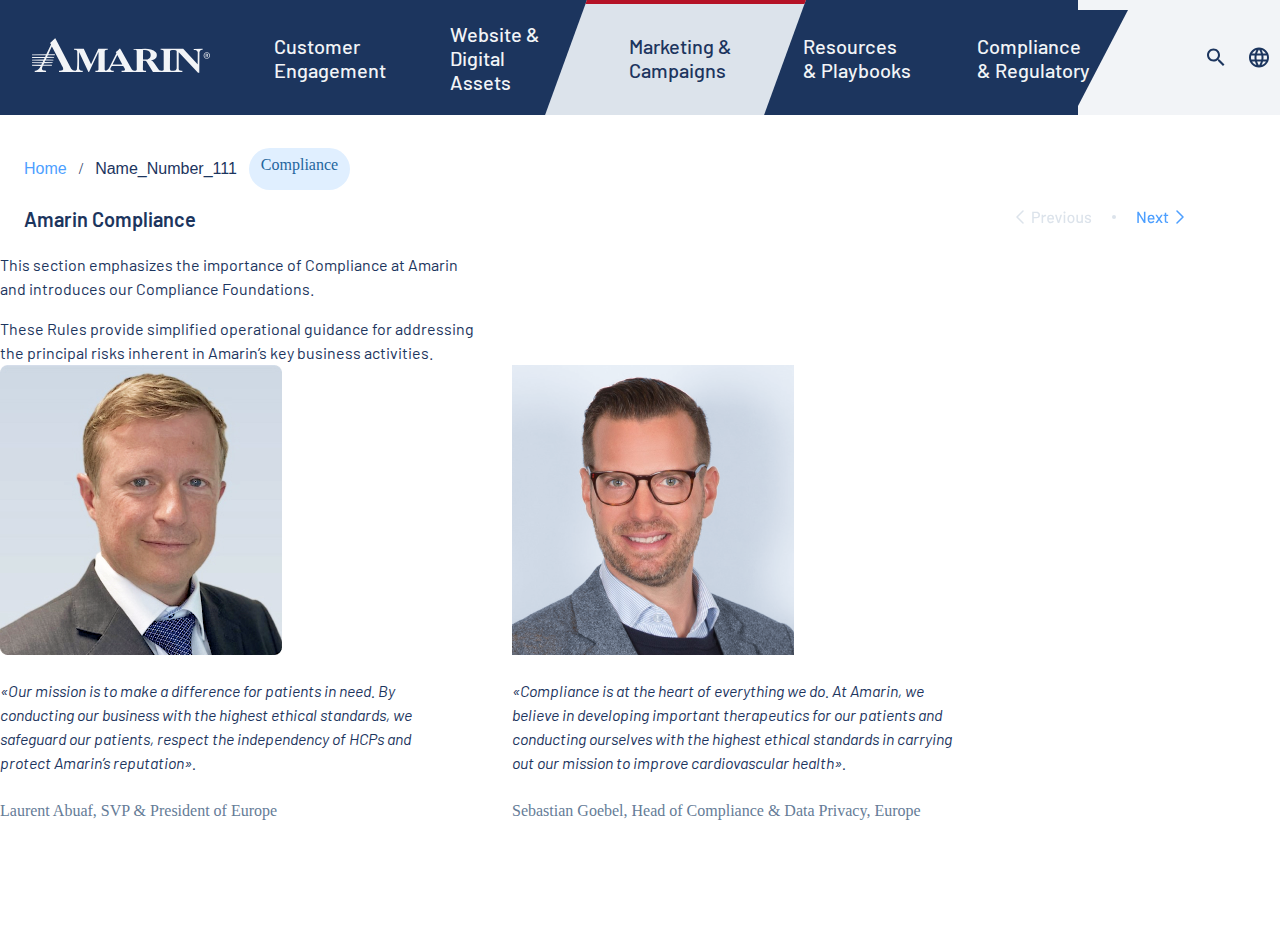
<file: main.html>
<!DOCTYPE html>
<html lang="en">
<head>
    <meta charset="UTF-8">
    <meta http-equiv="X-UA-Compatible" content="IE=edge">
    <meta name="viewport" content="width=device-width, initial-scale=1.0">   
    <link rel="stylesheet" href="\css\style.css"> 
    <link rel="stylesheet" href="\css\fonts_style.css">
    <link rel="stylesheet" href="\css\style main nav.css">
    <link rel="stylesheet" href="\css\style content_nav.css"> 
    <title>Amarin Compliance</title>
</head>
<body>
    <header>
        <nav class="nav bg_amarin_blue">
            <div class="box bg_transparent_horizons"></div>
            <ul class="frame_111">
                <li><a href="main.html" class="logo"><img src="image\logo.svg"></a></li>
                <li class="white_dove ul_li">Customer Engagement</li>
                <li class="white_dove ul_li">Website & Digital Assets</li>
                <li class="amarin_blue ul_li">Marketing & Campaigns</li>
                <li class="white_dove ul_li">Resources & Playbooks</li>
                <li class="white_dove ul_li">Compliance & Regulatory</li>
            </ul>
            </div>
            <div class="menu white_dove ul_li">
                <div class="menu_1 bg_red_moon"></div>
                <div class="block">
                <img src="image\search.svg" alt="">
                <img src="image\web.svg" alt="">
                <img src="image\line.svg" alt="">
                <img src="image\menu.svg" alt="">
                </div>
            </div>
        </nav>
    </header>
    <div class="content">
    <div class="content_nav">
        <div class="main_nav">
        <div class="nav_content">
            <div class="frame_49">
                    <p class="frame_49_text_1 bright_ocean">Home</p>
                    <p class="amarin_blue">/</p>
                    <p class="frame_49_text amarin_blue">Name_Number_111</p>
                    <p class="button_compliance">Compliance</p>
                </div>
                <div>
                    <p class="amarin_blue semi_bold_20">Amarin Compliance</p>
                </div>
            </div>
            <div class="frame_93">
                <p><a><img src="image\previous.svg"></a></p>
                <p class="ellipse"><img src="image\ellipse.svg"></p>
                <p><a href="compliance responsobility.html"><img src="image\next_actual.svg"></a></p>
            </div>
        </div>
        <div class="content">
            <div class="text_content">
                <p class="regular_16 amarin_blue">This section emphasizes the importance of Compliance at Amarin and introduces our Compliance Foundations.</p>
                <p class="regular_16 amarin_blue">These Rules provide simplified operational guidance for addressing the principal risks inherent in Amarin’s 
                    key business activities.</p>
            </div>
            <div class="rules">
                <div class="pic_rule">
                    <img src="image\2 8.png" alt="">
                    <p class="text_rule amarin_blue italic">«Our mission is to make a difference for patients in need. By 
                        conducting our business with the highest ethical standards, we safeguard our patients, 
                        respect the independency of HCPs and protect Amarin’s reputation».</p>
                    <p class="text_rule_2 sea_stone">Laurent Abuaf, SVP & President of Europe</p>
                </div>
                <div class="pic_rule">
                    <img src="image\1 1.png" alt="" class="picture_rule">
                    <p class="text_rule amarin_blue italic">«Compliance is at the heart of everything we do. At Amarin, we 
                        believe in developing important therapeutics for our patients and conducting ourselves with the highest ethical 
                        standards in carrying out our mission to improve cardiovascular health».</p>
                    <p class="text_rule_2 sea_stone">Sebastian Goebel, Head of Compliance & Data Privacy, Europe</p>
                </div>
            </div>
        </div>
    </div>
    </div>
</body>
</html>
</file>
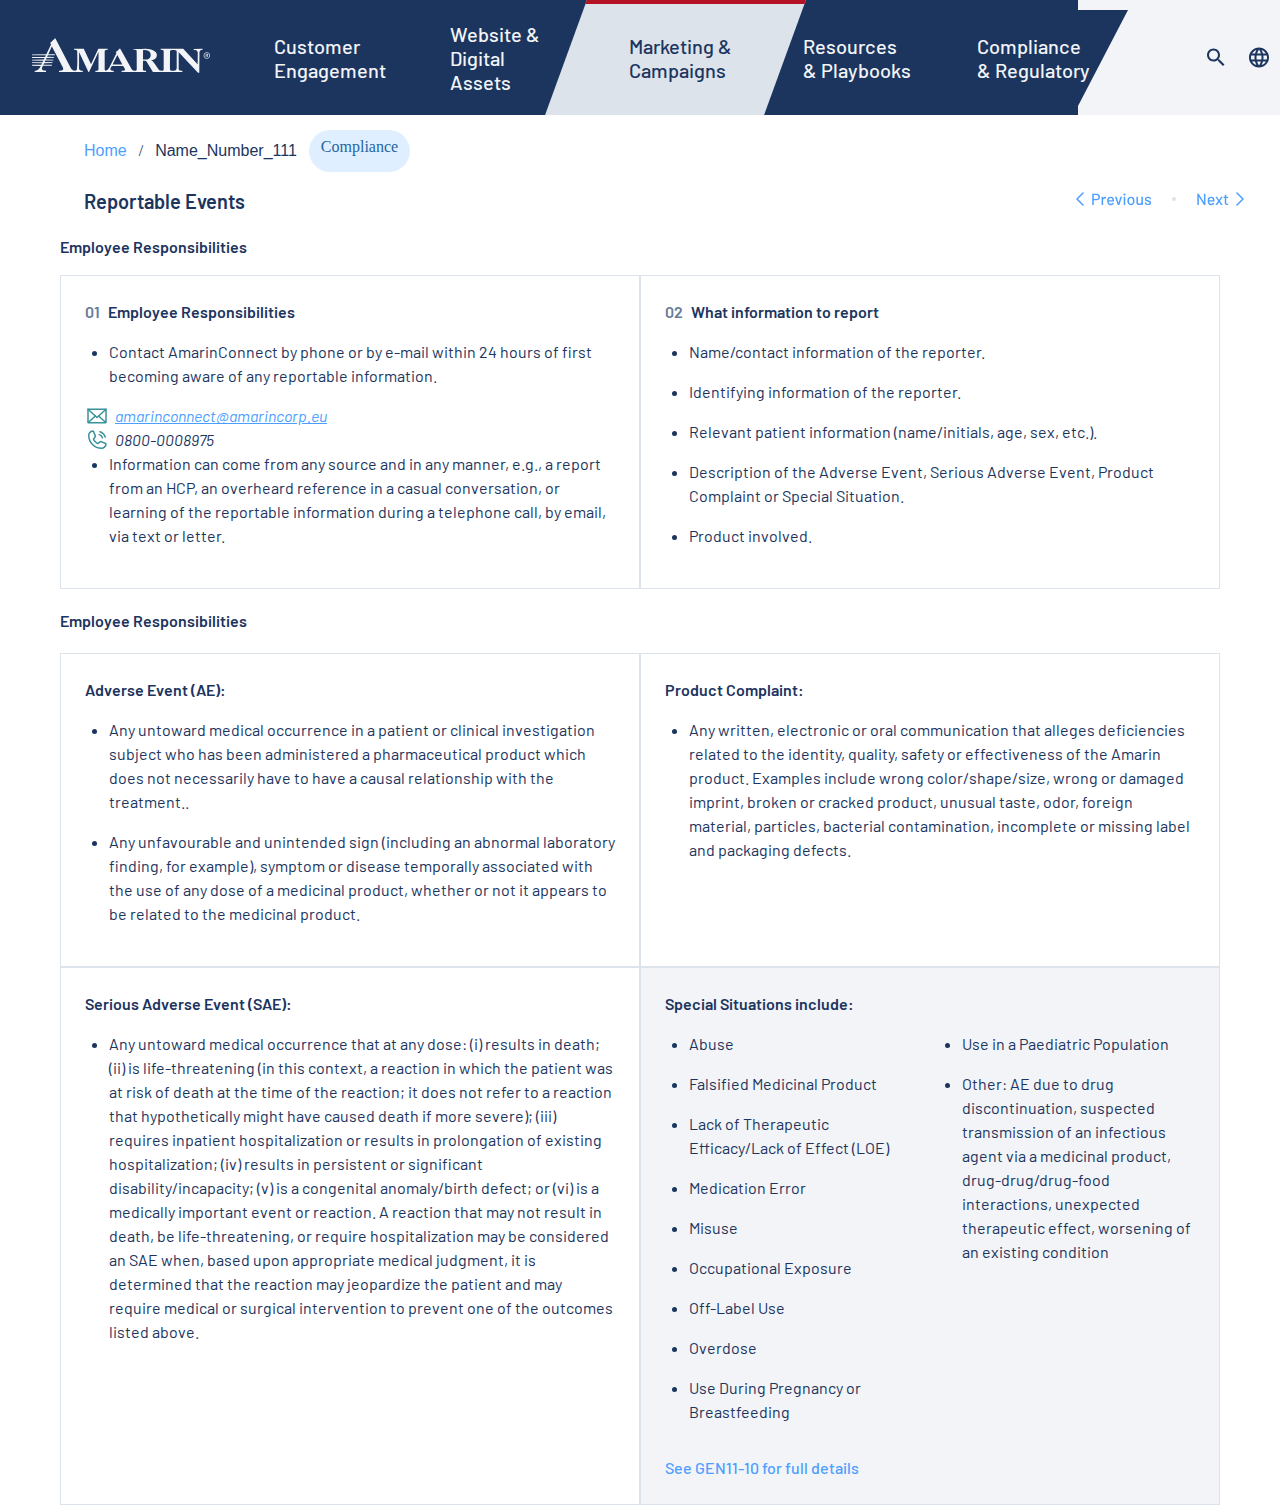
<file: Reportable Events.html>
<!DOCTYPE html>
<html lang="en">
<head>
    <meta charset="UTF-8">
    <meta http-equiv="X-UA-Compatible" content="IE=edge">
    <meta name="viewport" content="width=device-width, initial-scale=1.0">   
    <link rel="stylesheet" href="\css\style.css"> 
    <link rel="stylesheet" href="\css\fonts_style.css">
    <link rel="stylesheet" href="\css\styleofcodeofconduct.css">
    <link rel="stylesheet" href="\css\style main nav.css">
    <link rel="stylesheet" href="\css\style content_nav.css"> 
    <title>Reportable Events</title>
</head>
<body>
    <header>
        <nav class="nav bg_amarin_blue">
            <div class="box bg_transparent_horizons"></div>
            <ul class="frame_111">
                <li><a href="main.html" class="logo"><img src="image\logo.svg"></a></li>
                <li class="white_dove ul_li">Customer Engagement</li>
                <li class="white_dove ul_li">Website & Digital Assets</li>
                <li class="amarin_blue ul_li">Marketing & Campaigns</li>
                <li class="white_dove ul_li">Resources & Playbooks</li>
                <li class="white_dove ul_li">Compliance & Regulatory</li>
            </ul>
            </div>
            <div class="menu white_dove ul_li">
                <div class="menu_1 bg_red_moon"></div>
                <div class="block">
                <img src="image\search.svg" alt="">
                <img src="image\web.svg" alt="">
                <img src="image\line.svg" alt="">
                <img src="image\menu.svg" alt="">
                </div>
            </div>
        </nav>
    </header>
    <div class="content_nav">
        <div class="main_nav">
            <div class="nav_content">
                <div class="frame_49">
                        <p class="frame_49_text_1 bright_ocean">Home</p>
                        <p class="amarin_blue">/</p>
                        <p class="frame_49_text amarin_blue">Name_Number_111</p>
                        <p class="button_compliance">Compliance</p>
                    </div>
                    <div>
                        <p class="amarin_blue semi_bold_20">Reportable Events</p>
                    </div>
                </div>
                <div class="frame_93">
                    <p><a href="Disclosure of Payments.html"><img src="image\previous_1.svg"></a></p>
                    <p class="ellipse"><img src="image\ellipse.svg"></p>
                    <p><a href="Social Media (I).html"><img src="image\next_actual.svg"></a></p>
                </div>
        </div>
    

    <div class="conteiner">
        <p class="amarin_blue semi_bold_16">Employee Responsibilities</p>
        <div class="conteiner_part_1">
            <div class="conteiner_content">
                <div class="conteiner_section">
                    <div class="conteiner_section_head"><p class="sea_stone semi_bold_16">01</p><p class="amarin_blue semi_bold_16">Employee Responsibilities</p></div>
                    <ul>
                        <li class="regular_16 amarin_blue table_row_2_body_1">Contact AmarinConnect by phone or by e-mail within 24 hours of first becoming aware of any reportable information.</li>
                    
                    <p class="feedback_block"><img src="image\mailfeedback.svg"><a href="amarinconnect@amarincorp.eu " class="italic bright_ocean">amarinconnect@amarincorp.eu </a></p>
                    <p class="amarin_blue italic feedback_block"><img src="image\phone.svg">0800-0008975</p>
                        <li class="regular_16 amarin_blue table_row_2_body_1">Information can come from any source and in any manner, e.g., a report from an HCP, an overheard reference 
                            in a casual conversation, or learning of the reportable information during a telephone call, 
                            by email, via text or letter.</li>
                    </ul>
                </div>
                <div class="conteiner_section">                    
                    <div class="conteiner_section_head"><p class="sea_stone semi_bold_16">02</p><p class="amarin_blue semi_bold_16">What information to report</p></div>
                <ul>
                    <li class="regular_16 amarin_blue table_row_2_body_1">Name/contact information of the reporter.</li>
                    <li class="regular_16 amarin_blue table_row_2_body_1">Identifying information of the reporter.</li>
                    <li class="regular_16 amarin_blue table_row_2_body_1">Relevant patient information (name/initials, age, sex, etc.).</li>
                    <li class="regular_16 amarin_blue table_row_2_body_1">Description of the Adverse Event, Serious Adverse Event, Product Complaint or Special Situation.</li>
                    <li class="regular_16 amarin_blue table_row_2_body_1">Product involved.</li>
                </ul>
            </div>
            </div>
        </div>
    </div>
    <p class="amarin_blue semi_bold_16">Employee Responsibilities</p>
    <div class="conteiner">
        <div class="conteiner_part_1">
            <div class="conteiner_content">
                <div class="conteiner_section">
                    <div class="conteiner_section_head"><p class="amarin_blue semi_bold_16">Adverse Event (AE):</p></div>
                    <ul>
                        <li class="regular_16 amarin_blue table_row_2_body_1">Any untoward medical occurrence in a patient or clinical investigation subject
                            who has been administered a pharmaceutical product which does not necessarily have to have a 
                            causal relationship with the treatment..</li>
                        <li class="regular_16 amarin_blue table_row_2_body_1">Any unfavourable and unintended sign (including an abnormal laboratory finding, for example), symptom or disease temporally associated with 
                            the use of any dose of a medicinal product, whether or not it appears to be  related to the medicinal product.</li>
                    </ul>
                </div>
                <div class="conteiner_section">                    
                    <div class="conteiner_section_head"><p class="amarin_blue semi_bold_16">Product Complaint:</p></div>
                <ul>
                    <li class="regular_16 amarin_blue table_row_2_body_1">Any written, electronic or oral communication that alleges deficiencies related to the identity, quality, safety or 
                        effectiveness of the Amarin product. Examples include wrong color/shape/size, wrong or damaged imprint, broken or cracked product, unusual 
                        taste, odor, foreign material, particles, bacterial contamination, incomplete or missing label and packaging defects.</li>
                </ul>
            </div>
            </div>
            <div class="conteiner_content">
                <div class="conteiner_section">
                    <div class="conteiner_section_head"><p class="amarin_blue semi_bold_16">Serious Adverse Event (SAE):</p></div>
                <ul>
                    <li class="regular_16 amarin_blue table_row_2_body_1">Any untoward medical occurrence that at any dose: 
                        (i) results in death; (ii) is life-threatening (in this context, a reaction in which the patient was at risk of death 
                        at the time of the reaction; it does not refer to a reaction that hypothetically might have caused death if more severe); 
                        (iii) requires inpatient hospitalization or results in prolongation of existing hospitalization; (iv) results in 
                        persistent or significant disability/incapacity; (v) is a congenital anomaly/birth defect; or (vi) is a medically important event or reaction. 
                        A reaction that may not result in death, be life-threatening, or require hospitalization may be considered an SAE when, based upon appropriate 
                        medical judgment, it is determined that the reaction may jeopardize the patient and may require medical or surgical 
                        intervention to prevent one of the outcomes listed above.</li>
                </ul>
                </div>
                <div class="conteiner_section bg_white_dove">
                    <div class="conteiner_section_head"><p class="amarin_blue semi_bold_16">Special Situations include:</p></div>
                <div class="table_desk_ul">
                <ul class="list_type_ul">
                    <li class="regular_16 amarin_blue table_row_2_body_1">Abuse</li>
                    <li class="regular_16 amarin_blue table_row_2_body_1">Falsified Medicinal Product</li>
                    <li class="regular_16 amarin_blue table_row_2_body_1">Lack of Therapeutic Efficacy/Lack of Effect (LOE)</li>
                    <li class="regular_16 amarin_blue table_row_2_body_1">Medication Error</li>
                    <li class="regular_16 amarin_blue table_row_2_body_1">Misuse</li>
                    <li class="regular_16 amarin_blue table_row_2_body_1">Occupational Exposure</li>
                    <li class="regular_16 amarin_blue table_row_2_body_1">Off-Label Use</li>
                    <li class="regular_16 amarin_blue table_row_2_body_1">Overdose</li>
                    <li class="regular_16 amarin_blue table_row_2_body_1">Use During Pregnancy or Breastfeeding</li>
                </ul>
                <ul class="list_type_ul">
                    <li class="regular_16 amarin_blue table_row_2_body_1">Use in a Paediatric Population</li>
                    <li class="regular_16 amarin_blue table_row_2_body_1">Other: AE due to drug discontinuation, suspected transmission 
                        of an infectious agent via a medicinal product, drug-drug/drug-food interactions, unexpected therapeutic effect, 
                        worsening of an existing condition </li>
                </ul>
                </div>
                <p class="bright_ocean medium_16">See GEN11-10 for full details</p>
                </div>
            </div>
        </div>                   
        </div>
    </div>
</div>
</body>
</html>
</file>
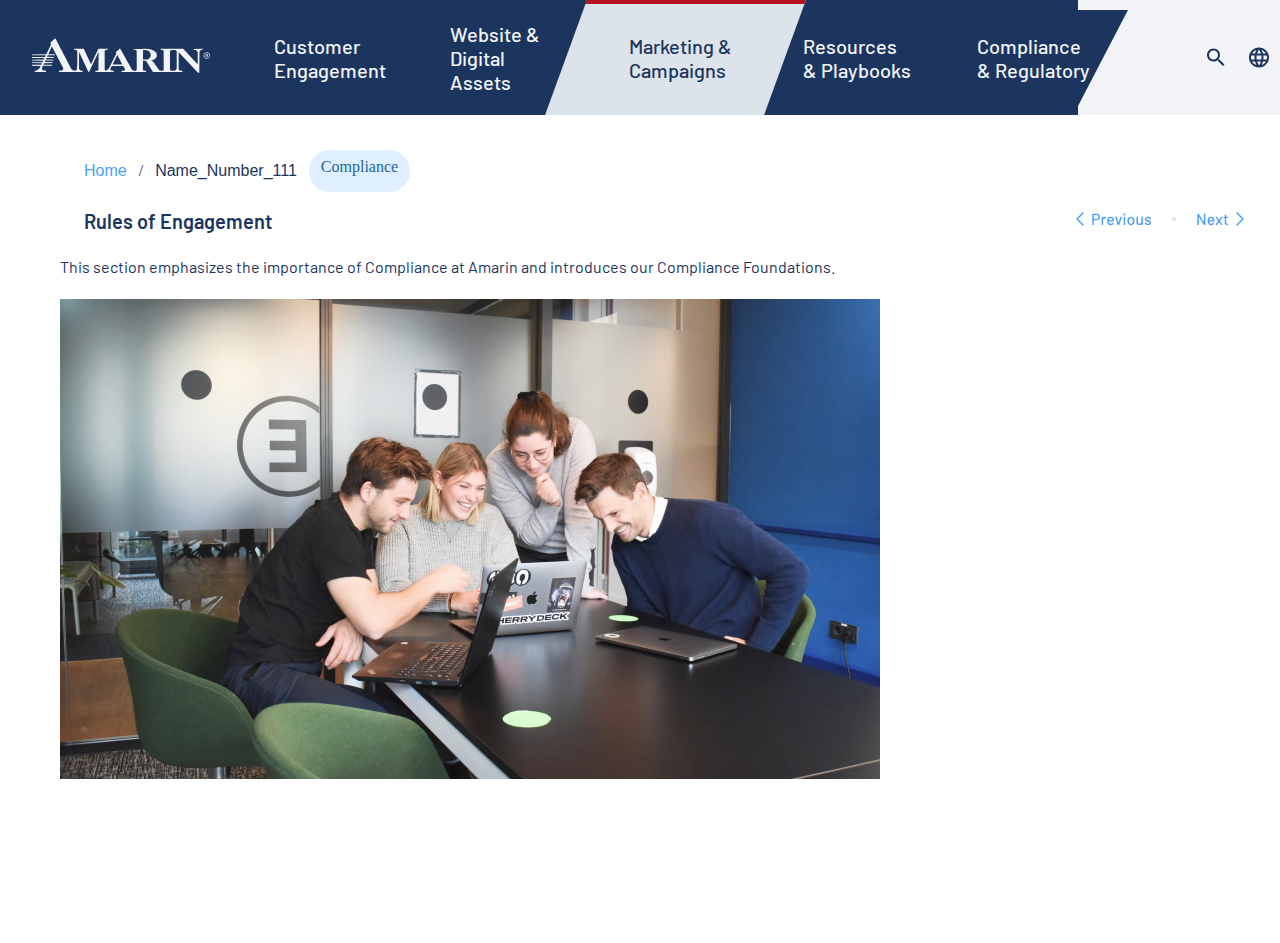
<file: rules of engagement.html>
<!DOCTYPE html>
<html lang="en">
<head>
    <meta charset="UTF-8">
    <meta http-equiv="X-UA-Compatible" content="IE=edge">
    <meta name="viewport" content="width=device-width, initial-scale=1.0">   
    <link rel="stylesheet" href="\css\style.css"> 
    <link rel="stylesheet" href="\css\fonts_style.css">
    <link rel="stylesheet" href="\css\style main nav.css">
    <link rel="stylesheet" href="\css\style content_nav.css">   
    <title>Amarin Compliance</title>
</head>
<body>
    <header>
        <nav class="nav bg_amarin_blue">
            <div class="box bg_transparent_horizons"></div>
            <ul class="frame_111">
                <li><a href="main.html" class="logo"><img src="image\logo.svg"></a></li>
                <li class="white_dove ul_li">Customer Engagement</li>
                <li class="white_dove ul_li">Website & Digital Assets</li>
                <li class="amarin_blue ul_li">Marketing & Campaigns</li>
                <li class="white_dove ul_li">Resources & Playbooks</li>
                <li class="white_dove ul_li">Compliance & Regulatory</li>
            </ul>
            </div>
            <div class="menu white_dove ul_li">
                <div class="menu_1 bg_red_moon"></div>
                <div class="block">
                <img src="image\search.svg" alt="">
                <img src="image\web.svg" alt="">
                <img src="image\line.svg" alt="">
                <img src="image\menu.svg" alt="">
                </div>
            </div>
        </nav>
    </header>
    <div class="content_nav">
        <div class="main_nav">
            <div class="nav_content">
                <div class="frame_49">
                        <p class="frame_49_text_1 bright_ocean">Home</p>
                        <p class="amarin_blue">/</p>
                        <p class="frame_49_text amarin_blue">Name_Number_111</p>
                        <p class="button_compliance">Compliance</p>
                    </div>
                    <div>
                        <p class="amarin_blue semi_bold_20">Rules of Engagement</p>
                    </div>
                </div>
                <div class="frame_93">
                    <p><a href="the_compliance_department.html"><img src="image\previous_1.svg"></a></p>
                    <p class="ellipse"><img src="image\ellipse.svg"></p>
                    <p><a href="Code of Conduct and Ethical Responsibility.html"><img src="image\next_actual.svg"></a></p>
                </div>
        </div>
    <p class="regular_16 amarin_blue">This section emphasizes the importance of Compliance at 
        Amarin and introduces our Compliance Foundations.</p>
    <img src="image\image 12.png">
</body>
</html>
</file>
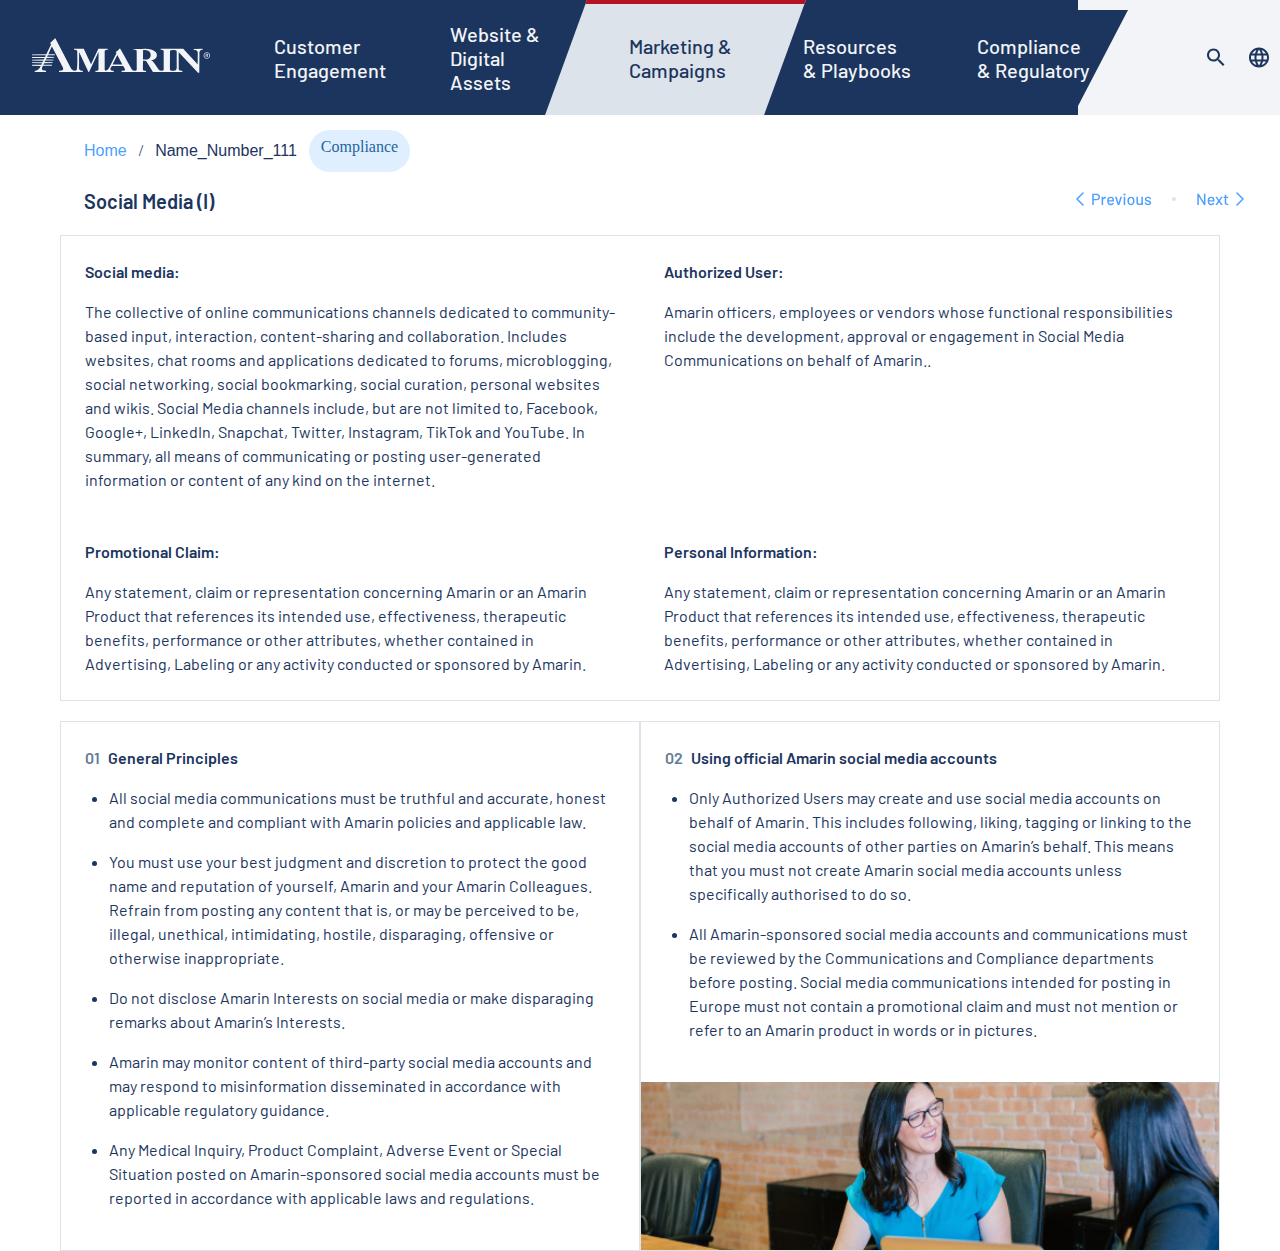
<file: Social Media (I).html>
<!DOCTYPE html>
<html lang="en">
<head>
    <meta charset="UTF-8">
    <meta http-equiv="X-UA-Compatible" content="IE=edge">
    <meta name="viewport" content="width=device-width, initial-scale=1.0">   
    <link rel="stylesheet" href="\css\style.css"> 
    <link rel="stylesheet" href="\css\fonts_style.css">
    <link rel="stylesheet" href="\css\styleofcodeofconduct.css"> 
    <link rel="stylesheet" href="\css\style main nav.css"> 
    <link rel="stylesheet" href="\css\style content_nav.css">
    <title>Social Media (I)</title>
</head>
<body>
    <header>
        <nav class="nav bg_amarin_blue">
            <div class="box bg_transparent_horizons"></div>
            <ul class="frame_111">
                <li><a href="main.html" class="logo"><img src="image\logo.svg"></a></li>
                <li class="white_dove ul_li">Customer Engagement</li>
                <li class="white_dove ul_li">Website & Digital Assets</li>
                <li class="amarin_blue ul_li">Marketing & Campaigns</li>
                <li class="white_dove ul_li">Resources & Playbooks</li>
                <li class="white_dove ul_li">Compliance & Regulatory</li>
            </ul>
            </div>
            <div class="menu white_dove ul_li">
                <div class="menu_1 bg_red_moon"></div>
                <div class="block">
                <img src="image\search.svg" alt="">
                <img src="image\web.svg" alt="">
                <img src="image\line.svg" alt="">
                <img src="image\menu.svg" alt="">
                </div>
            </div>
        </nav>
    </header>
    <div class="content_nav">
        <div class="main_nav">
            <div class="nav_content">
                <div class="frame_49">
                        <p class="frame_49_text_1 bright_ocean">Home</p>
                        <p class="amarin_blue">/</p>
                        <p class="frame_49_text amarin_blue">Name_Number_111</p>
                        <p class="button_compliance">Compliance</p>
                    </div>
                    <div>
                        <p class="amarin_blue semi_bold_20">Social Media (I)</p>
                    </div>
                </div>
                <div class="frame_93">
                    <p><a href="Reportable Events.html"><img src="image\previous_1.svg"></a></p>
                    <p class="ellipse"><img src="image\ellipse.svg"></p>
                    <p><a href="Anti-Bribery.html"><img src="image\next_actual.svg"></a></p>
                </div>
        </div>
    <div class="conteiner_for_social_media">
        <div class="conteiner_part_1">
            <div class="conteiner_content">
                <div class="conteiner_section_for_social_media">
                    <div class="conteiner_section_head"><p class="amarin_blue semi_bold_16">Social media:</p></div>
                    <p class="regular_16 amarin_blue">The collective of online communications channels dedicated to community-based input, interaction, content-sharing and collaboration. 
                        Includes websites, chat rooms and applications dedicated to forums, microblogging, social networking, social bookmarking, social 
                        curation, personal websites and wikis.  Social Media channels include, but are not limited to, Facebook, Google+, LinkedIn, Snapchat, 
                        Twitter, Instagram, TikTok and YouTube.  In summary, all means of communicating or posting user-generated 
                        information or content of any kind on the internet.</p>
                </div>
                <div class="conteiner_section_for_social_media">
                    <div class="conteiner_section_head"><p class="amarin_blue semi_bold_16">Authorized User:</p></div>
                    <p class="regular_16 amarin_blue">Amarin officers, employees or vendors whose functional responsibilities include the development, 
                        approval or engagement in Social Media Communications on behalf of Amarin..</p>
                </div>
            </div>
        <div class="conteiner_part_1">
            <div class="conteiner_content">
                <div class="conteiner_section_for_social_media">
                    <div class="conteiner_section_head"><p class="amarin_blue semi_bold_16">Promotional Claim:</p></div>
                    <p class="regular_16 amarin_blue">Any statement, claim or representation concerning Amarin or an Amarin Product that references its 
                        intended use, effectiveness, therapeutic benefits, performance or other attributes, 
                        whether contained in Advertising, Labeling or any activity conducted or sponsored by Amarin.</p>
                </div>
                <div class="conteiner_section_for_social_media">
                    <div class="conteiner_section_head"><p class="amarin_blue semi_bold_16">Personal Information:</p></div>
                    <p class="regular_16 amarin_blue">Any statement, claim or representation concerning Amarin or an Amarin Product that references its 
                        intended use, effectiveness, therapeutic benefits, performance or other attributes, 
                        whether contained in Advertising, Labeling or any activity conducted or sponsored by Amarin.</p>
                </div>
            </div>
        </div>
    </div>
    </div>
    <div class="conteiner">

        <div class="conteiner_part_1">
            <div class="conteiner_content">
                <div class="conteiner_section">
                    <div class="conteiner_section_head"><p class="sea_stone semi_bold_16">01</p><p class="amarin_blue semi_bold_16">General Principles</p></div>
                    <ul>
                        <li class="regular_16 amarin_blue table_row_2_body_1">All social media communications must be truthful and accurate, 
                            honest and complete and compliant with Amarin policies and applicable law.</li>
                        <li class="regular_16 amarin_blue table_row_2_body_1">You must use your best judgment and discretion to protect 
                            the good name and reputation of yourself, Amarin and your Amarin Colleagues. Refrain from posting any 
                            content that is, or may be perceived to be, illegal, unethical, intimidating, hostile, disparaging, 
                            offensive or otherwise inappropriate.</li>
                        <li class="regular_16 amarin_blue table_row_2_body_1">Do not disclose Amarin Interests on social media or 
                            make disparaging remarks about Amarin’s Interests.</li>
                        <li class="regular_16 amarin_blue table_row_2_body_1">Amarin may monitor content of third-party social media 
                            accounts and may respond to misinformation disseminated in accordance with applicable regulatory 
                            guidance.</li>
                        <li class="regular_16 amarin_blue table_row_2_body_1">Any Medical Inquiry, Product Complaint, Adverse Event or 
                            Special Situation posted on Amarin-sponsored social media accounts must be reported in accordance with 
                            applicable laws and regulations.</li>
                    </ul>
                </div>
            <div class="conteiner_section_for_social_media_2">
                <div class="conteiner_section_for_social_media_1">              
                    <div class="conteiner_section_head"><p class="sea_stone semi_bold_16">02</p><p class="amarin_blue semi_bold_16">Using official Amarin social media accounts</p></div>
                <ul>
                    <li class="regular_16 amarin_blue table_row_2_body_1">Only Authorized Users may create and use social media accounts 
                        on behalf of Amarin. This includes following, liking, tagging or linking to the social media accounts of other 
                        parties on Amarin’s behalf. This means that you must not create Amarin social media accounts unless specifically 
                        authorised to do so.</li>
                    <li class="regular_16 amarin_blue table_row_2_body_1">All Amarin-sponsored social media accounts and communications 
                        must be reviewed by the Communications and Compliance departments before posting. Social media communications 
                        intended for posting in Europe must not contain a promotional claim and must not mention or refer to an Amarin 
                        product in words or in pictures.</li>
                </ul>
            </div>
                <div class="img_section_social_media"></div>
            </div>
            </div>
        </div>
    </div>
    </div>

    
</body>
</html>
</file>
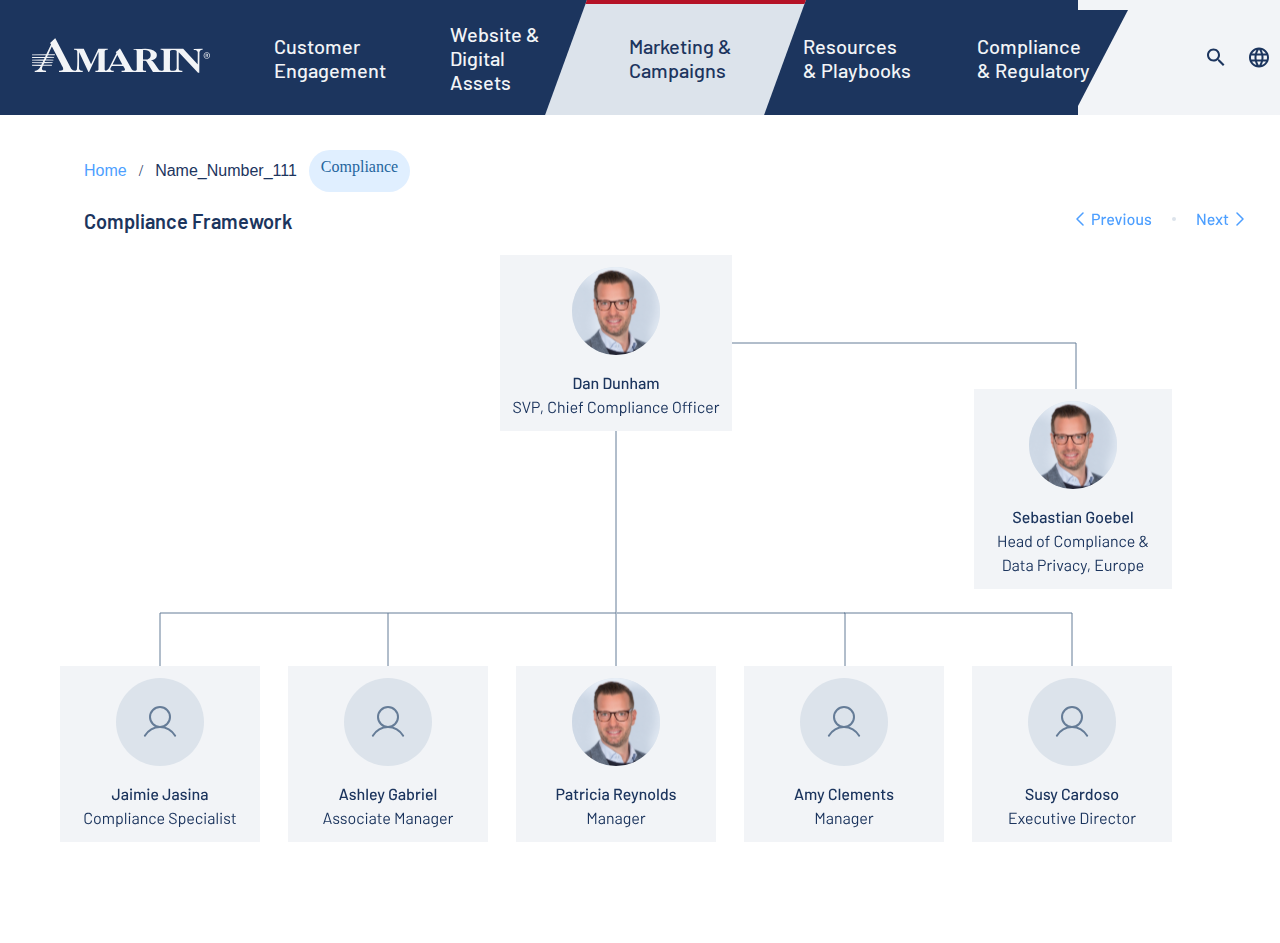
<file: the_compliance_department.html>
<!DOCTYPE html>
<html lang="en">
<head>
    <meta charset="UTF-8">
    <meta http-equiv="X-UA-Compatible" content="IE=edge">
    <meta name="viewport" content="width=device-width, initial-scale=1.0">
    <link rel="stylesheet" href="\css\style.css"> 
    <link rel="stylesheet" href="\css\fonts_style.css">
    <link rel="stylesheet" href="\css\style main nav.css">
    <link rel="stylesheet" href="\css\style content_nav.css">   
    <title>Compliance framework</title>
</head>
<body>
    <header>
        <nav class="nav bg_amarin_blue">
            <div class="box bg_transparent_horizons"></div>
            <ul class="frame_111">
                <li><a href="main.html" class="logo"><img src="image\logo.svg"></a></li>
                <li class="white_dove ul_li">Customer Engagement</li>
                <li class="white_dove ul_li">Website & Digital Assets</li>
                <li class="amarin_blue ul_li">Marketing & Campaigns</li>
                <li class="white_dove ul_li">Resources & Playbooks</li>
                <li class="white_dove ul_li">Compliance & Regulatory</li>
            </ul>
            </div>
            <div class="menu white_dove ul_li">
                <div class="menu_1 bg_red_moon"></div>
                <div class="block">
                <img src="image\search.svg" alt="">
                <img src="image\web.svg" alt="">
                <img src="image\line.svg" alt="">
                <img src="image\menu.svg" alt="">
                </div>
            </div>
        </nav>
    </header>
    <div class="content_nav">
    <div class="main_nav">
        <div class="nav_content">
            <div class="frame_49">
                    <p class="frame_49_text_1 bright_ocean">Home</p>
                    <p class="amarin_blue">/</p>
                    <p class="frame_49_text amarin_blue">Name_Number_111</p>
                    <p class="button_compliance">Compliance</p>
                </div>
                <div>
                    <p class="amarin_blue semi_bold_20">Compliance Framework</p>
                </div>
            </div>
            <div class="frame_93">
                <p><a href="Foundation for the Compliance Partnership at Amarin.html"><img src="image\previous_1.svg"></a></p>
                <p class="ellipse"><img src="image\ellipse.svg"></p>
                <p><a href="rules of engagement.html"><img src="image\next_actual.svg"></a></p>
            </div>
    </div>
    <div>
        <img src="image\compliance department.svg">
    </div>
</body>
</html>
</file>
